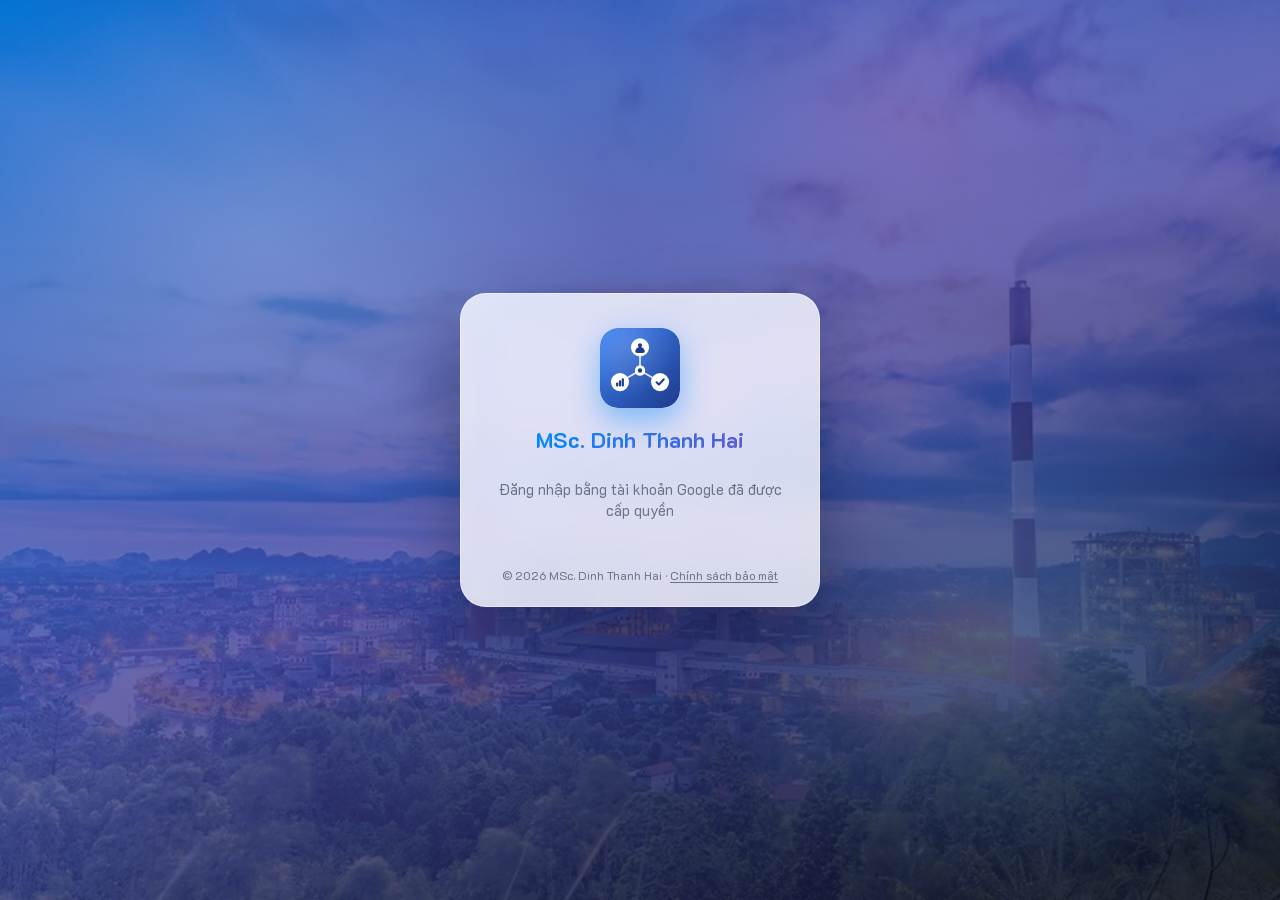
<file: index.html>
<!doctype html>
<html lang="vi">
<head>
<meta charset="utf-8">
<meta name="viewport" content="width=device-width, initial-scale=1, viewport-fit=cover">
<meta name="theme-color" content="#0089ff">
<meta name="apple-mobile-web-app-capable" content="yes">
<meta name="mobile-web-app-capable" content="yes">
<meta name="apple-mobile-web-app-status-bar-style" content="black-translucent">
<meta name="apple-mobile-web-app-title" content="DTH">
<title>MSc. Dinh Thanh Hai</title>
<link rel="manifest" href="manifest.webmanifest">
<link rel="icon" href="icons/favicon.ico" sizes="16x16 32x32 48x48">
<link rel="icon" href="icons/icon.svg" type="image/svg+xml">
<link rel="apple-touch-icon" href="icons/apple-touch-icon.png">
<link rel="stylesheet" href="css/app.css?v=0.17.4">
<script>try { var t = localStorage.getItem('pwa-theme'); if (t) document.documentElement.dataset.theme = t; } catch (e) {}</script>
</head>
<body>
<header class="top">
  <button id="menuBtn" class="ibtn" aria-label="Menu"></button>
  <button id="back" class="ibtn" hidden aria-label="Quay lại">‹</button>
  <a href="#/" id="logo"><img src="icons/icon.svg" alt="Trang chủ" width="34" height="34"></a>
  <div id="title" class="ttl">…</div>
  <span class="demo-pill" title="Dữ liệu giả, chỉ lưu trong trình duyệt này">DEMO</span>
  <button id="update" class="ibtn" title="Làm mới dữ liệu" aria-label="Làm mới dữ liệu"></button>
  <button id="lock" class="ibtn" hidden></button>
  <button id="menu" class="avatar" title="Cài đặt"><span id="avatar">?</span></button>
</header>
<div id="syncbar" class="syncbar" hidden></div>
<div id="hero" hidden></div>
<main id="view"></main>
<footer id="foot" class="foot"></footer>
<nav id="bnav" class="bnav"></nav>
<div id="mp" class="mp" hidden></div>
<aside id="drawer" class="drawer" aria-label="Menu"></aside>
<div id="scrim" class="scrim"></div>

<div id="login" class="login" hidden>
  <div class="login-box">
    <img src="icons/icon.svg" alt="" width="80" height="80">
    <h1 id="appname"></h1>
    <p class="muted">Đăng nhập bằng tài khoản Google đã được cấp quyền</p>
    <div id="gbtn"></div>
    <p id="lfoot" class="lfoot"></p>
  </div>
</div>

<script src="js/config.js?v=0.17.4"></script>
<script src="js/util.js?v=0.17.4"></script>
<script src="js/icons.js?v=0.17.4"></script>
<script src="js/perm.js?v=0.17.4"></script>
<script src="js/vault.js?v=0.17.4"></script>
<script src="js/schema.js?v=0.17.4"></script>
<script src="js/api.js?v=0.17.4"></script>
<script src="js/mock.js?v=0.17.4"></script>
<script src="js/store.js?v=0.17.4"></script>
<script src="js/outbox.js?v=0.17.4"></script>
<script src="js/grid.js?v=0.17.4"></script>
<script src="js/views.js?v=0.17.4"></script>
<script src="js/transgrid.js?v=0.17.4"></script>
<script src="js/cal.js?v=0.17.4"></script>
<script src="js/dash.js?v=0.17.4"></script>
<script src="js/admin.js?v=0.17.4"></script>
<script src="js/music.js?v=0.17.4"></script>
<script src="js/lock.js?v=0.17.4"></script>
<script src="js/fx.js?v=0.17.4"></script>
<script src="js/main.js?v=0.17.4"></script>
</body>
</html>
</file>
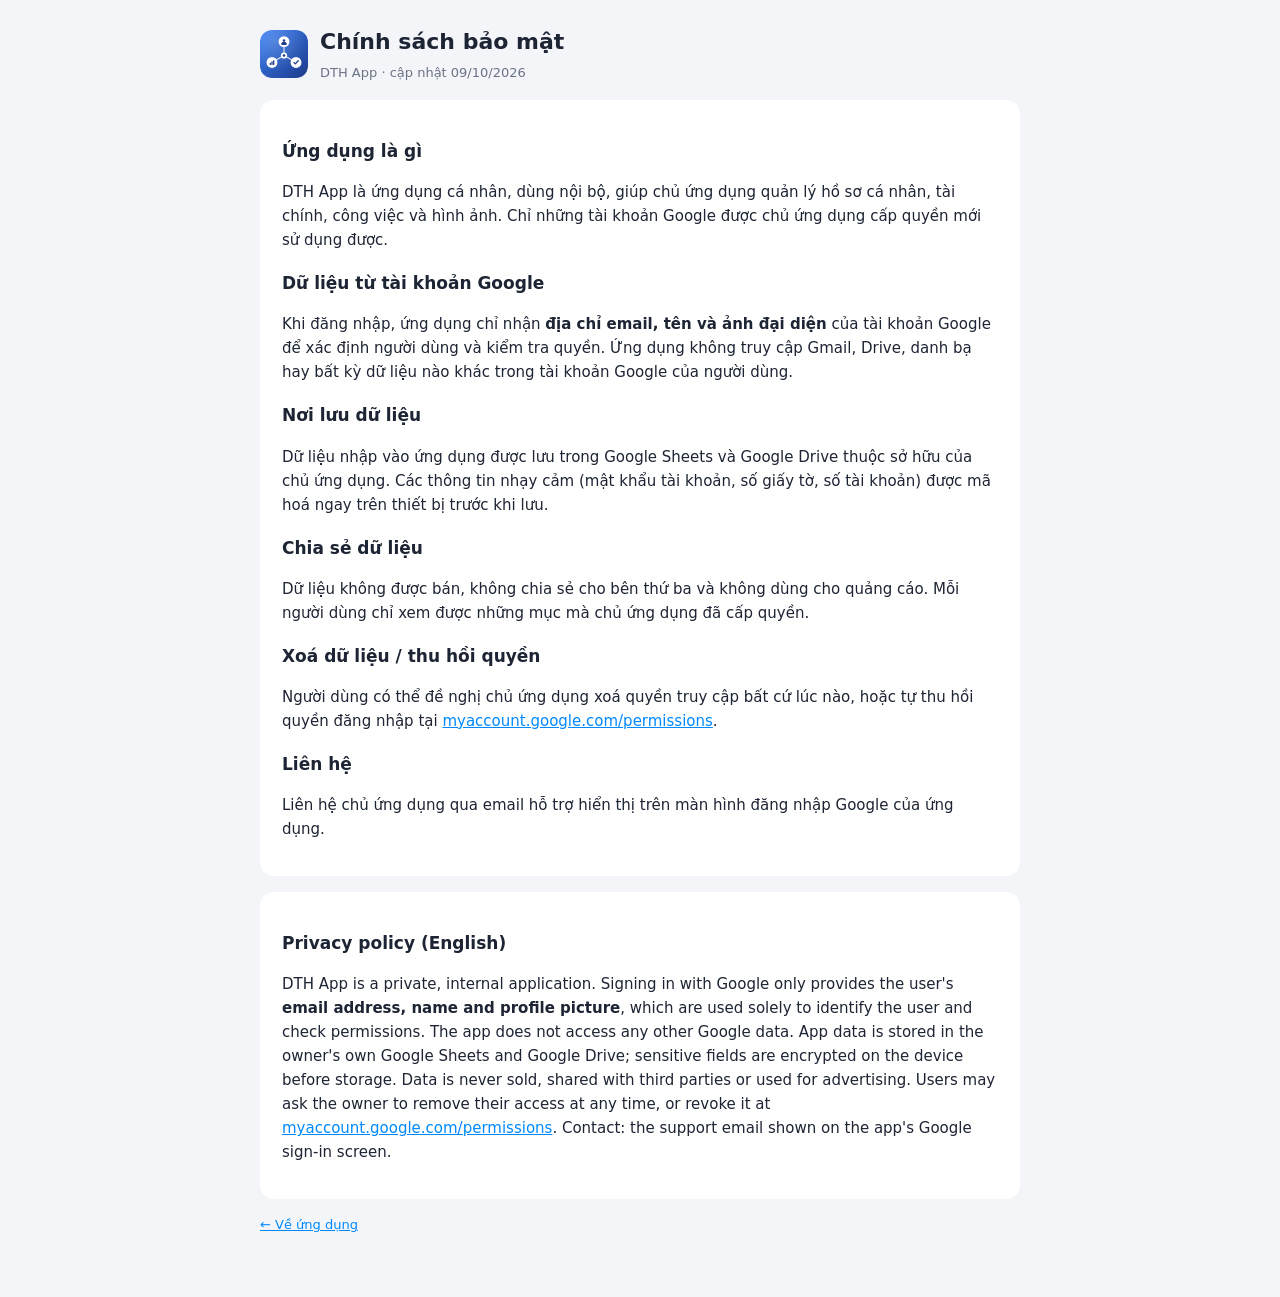
<file: privacy.html>
<!doctype html>
<html lang="vi">
<head>
<meta charset="utf-8">
<meta name="viewport" content="width=device-width, initial-scale=1">
<title>Chính sách bảo mật · DTH App</title>
<link rel="icon" href="icons/icon.svg" type="image/svg+xml">
<style>
  :root { --bg: #f3f5f9; --card: #fff; --text: #1d2433; --muted: #6b7385; --pri: #0089ff; }
  @media (prefers-color-scheme: dark) { :root { --bg: #0f131a; --card: #19202b; --text: #e6e9f0; --muted: #97a0b2; } }
  body { margin: 0; background: var(--bg); color: var(--text); font: 15px/1.6 system-ui, -apple-system, "Segoe UI", Roboto, sans-serif; }
  main { max-width: 760px; margin: 0 auto; padding: 24px 16px 48px; }
  .card { background: var(--card); border-radius: 14px; padding: 20px 22px; margin-bottom: 16px; }
  h1 { font-size: 22px; margin: 0 0 4px; } h2 { font-size: 17px; margin: 18px 0 6px; }
  .muted { color: var(--muted); font-size: 13px; } a { color: var(--pri); }
  header { display: flex; gap: 12px; align-items: center; margin-bottom: 16px; }
  header img { border-radius: 12px; }
</style>
</head>
<body>
<main>
  <header><img src="icons/icon.svg" width="48" height="48" alt=""><div><h1>Chính sách bảo mật</h1><div class="muted">DTH App · cập nhật 09/10/2026</div></div></header>

  <section class="card">
    <h2>Ứng dụng là gì</h2>
    <p>DTH App là ứng dụng cá nhân, dùng nội bộ, giúp chủ ứng dụng quản lý hồ sơ cá nhân, tài chính, công việc và hình ảnh.
      Chỉ những tài khoản Google được chủ ứng dụng cấp quyền mới sử dụng được.</p>
    <h2>Dữ liệu từ tài khoản Google</h2>
    <p>Khi đăng nhập, ứng dụng chỉ nhận <b>địa chỉ email, tên và ảnh đại diện</b> của tài khoản Google để xác định người dùng và kiểm tra quyền.
      Ứng dụng không truy cập Gmail, Drive, danh bạ hay bất kỳ dữ liệu nào khác trong tài khoản Google của người dùng.</p>
    <h2>Nơi lưu dữ liệu</h2>
    <p>Dữ liệu nhập vào ứng dụng được lưu trong Google Sheets và Google Drive thuộc sở hữu của chủ ứng dụng.
      Các thông tin nhạy cảm (mật khẩu tài khoản, số giấy tờ, số tài khoản) được mã hoá ngay trên thiết bị trước khi lưu.</p>
    <h2>Chia sẻ dữ liệu</h2>
    <p>Dữ liệu không được bán, không chia sẻ cho bên thứ ba và không dùng cho quảng cáo.
      Mỗi người dùng chỉ xem được những mục mà chủ ứng dụng đã cấp quyền.</p>
    <h2>Xoá dữ liệu / thu hồi quyền</h2>
    <p>Người dùng có thể đề nghị chủ ứng dụng xoá quyền truy cập bất cứ lúc nào, hoặc tự thu hồi quyền đăng nhập tại
      <a href="https://myaccount.google.com/permissions" rel="noopener">myaccount.google.com/permissions</a>.</p>
    <h2>Liên hệ</h2>
    <p>Liên hệ chủ ứng dụng qua email hỗ trợ hiển thị trên màn hình đăng nhập Google của ứng dụng.</p>
  </section>

  <section class="card">
    <h2>Privacy policy (English)</h2>
    <p>DTH App is a private, internal application. Signing in with Google only provides the user's <b>email address, name and profile picture</b>,
      which are used solely to identify the user and check permissions. The app does not access any other Google data.
      App data is stored in the owner's own Google Sheets and Google Drive; sensitive fields are encrypted on the device before storage.
      Data is never sold, shared with third parties or used for advertising. Users may ask the owner to remove their access at any time,
      or revoke it at <a href="https://myaccount.google.com/permissions" rel="noopener">myaccount.google.com/permissions</a>.
      Contact: the support email shown on the app's Google sign-in screen.</p>
  </section>
  <p class="muted"><a href="./">← Về ứng dụng</a></p>
</main>
</body>
</html>
</file>
<file: css/app.css>
/* Giao diện app — đổi màu chủ đạo ở js/config.js (primaryColor) */
:root {
  --pri: #0089ff; --bg: #f3f5f9; --card: #fff; --text: #1d2433; --muted: #6b7385; --line: #e2e6ee;
  --ok: #18945a; --bad: #d63a3a; --warn: #c97f00; --info: #0a6ccf; --hover: #f0f4fb;
  --c1: #0089ff; --c2: #16a892; --c3: #f0a216; --c4: #e0526c; --c5: #8a63d2; --c6: #56a3d9;
  --r: 12px; --shadow: 0 1px 3px rgba(20, 30, 50, .08);
  --pri2: #5b5bd6;   /* màu thứ 2 của dải màu thanh trên */
  /* Màu từng nhóm trên trang chủ */
  --g0: #3b82f6; --g1: #8b5cf6; --g2: #0d9488; --g3: #16a34a; --g4: #ea8a0c; --g5: #db2777; --g6: #64748b; --g7: #6366f1; --g8: #0891b2;
  --s1: #2a78d6; --s2: #eb6834; --s3: #1baf7a;   /* màu series biểu đồ (đã kiểm tra chuẩn mù màu) */
  color-scheme: light;
}
/* Giao diện tối: theo máy (mặc định) hoặc chọn tay trong Cài đặt (data-theme trên <html>) */
@media (prefers-color-scheme: dark) {
  :root:not([data-theme="light"]) { --bg: #0f131a; --card: #19202b; --text: #e6e9f0; --muted: #97a0b2; --line: #2a3242; --hover: #212a38;
    --ok: #3cc480; --bad: #ff6b6b; --warn: #f0b13a; --info: #5aa8ff; color-scheme: dark;
    --g0: #60a5fa; --g1: #a78bfa; --g2: #2dd4bf; --g3: #4ade80; --g4: #fbbf24; --g5: #f472b6; --g6: #94a3b8; --g7: #818cf8; --g8: #22d3ee;
    --s1: #3987e5; --s2: #d95926; --s3: #199e70; }
}
:root[data-theme="dark"] { --bg: #0f131a; --card: #19202b; --text: #e6e9f0; --muted: #97a0b2; --line: #2a3242; --hover: #212a38;
  --ok: #3cc480; --bad: #ff6b6b; --warn: #f0b13a; --info: #5aa8ff; color-scheme: dark;
  --g0: #60a5fa; --g1: #a78bfa; --g2: #2dd4bf; --g3: #4ade80; --g4: #fbbf24; --g5: #f472b6; --g6: #94a3b8; --g7: #818cf8; --g8: #22d3ee;
  --s1: #3987e5; --s2: #d95926; --s3: #199e70; }
/* Chọn "Sáng": cấm trình duyệt tự làm tối trang (Chrome Android "Làm tối trang web", Samsung Internet…) */
:root[data-theme="light"] { color-scheme: only light; }
.ico { width: 20px; height: 20px; flex: none; display: block; }
.ico.sm { width: 16px; height: 16px; display: inline-block; vertical-align: -3px; }
* { box-sizing: border-box; }
html, body { margin: 0; overscroll-behavior-y: contain; }   /* tắt "kéo xuống để tải lại" của trình duyệt điện thoại (dùng nút ⟳ làm mới dữ liệu) */
body { font: 15px/1.45 var(--font, system-ui, -apple-system, "Segoe UI", Roboto, sans-serif); background: var(--bg); color: var(--text);
  -webkit-tap-highlight-color: transparent; min-height: 100vh; }
a { color: var(--pri); text-decoration: none; }
h2, h3 { margin: 0 0 8px; }
[hidden] { display: none !important; }

/* ---- Thanh trên ---- */
.top { position: sticky; top: 0; z-index: 20; display: flex; align-items: center; gap: 8px; color: #fff;
  background: linear-gradient(90deg, var(--pri), var(--pri2));
  padding: calc(8px + env(safe-area-inset-top)) 12px 8px; box-shadow: 0 2px 6px rgba(0,0,0,.15); }
.top.flat { box-shadow: none; }
.top #logo img { display: block; border-radius: 9px; background: #fff2; }
.ttl { flex: 1; font-weight: 600; font-size: 17px; white-space: nowrap; overflow: hidden; text-overflow: ellipsis; }
.ibtn { background: none; border: 0; color: #fff; font-size: 22px; min-width: 38px; height: 38px; border-radius: 10px; cursor: pointer; }
.ibtn:hover { background: #ffffff22; }
#back { font-size: 32px; line-height: 1; }
.upd { animation: pulse 1.5s infinite; }
@keyframes pulse { 50% { opacity: .4; } }
/* Nút ⟳ trên thanh tiêu đề: làm mới dữ liệu (quay khi đang tải); chấm vàng = có phiên bản app mới */
#update { position: relative; }
#update .ico { display: block; width: 21px; height: 21px; margin: auto; }
#update.busy .ico { animation: spin .9s linear infinite; }
#update.upd { animation: none; }
#update.upd::after { content: ""; position: absolute; top: 6px; right: 6px; width: 9px; height: 9px; border-radius: 50%; background: #ffd54a; box-shadow: 0 0 0 2px #2b7cf0; }
.avatar { width: 36px; height: 36px; border-radius: 50%; border: 2px solid #ffffffaa; background: #ffffff33; color: #fff; font-weight: 700; cursor: pointer; }
.demo-pill { display: none; font-size: 11px; font-weight: 800; letter-spacing: .5px; background: #ffd54a; color: #5a4300; border-radius: 6px; padding: 2px 7px; }
.is-demo .demo-pill { display: inline-block; }

main { max-width: 1040px; margin: 0 auto; padding: 12px 12px 20px; overflow-x: clip;   /* chặn nội dung lỡ tràn ngang (điện thoại sẽ thu nhỏ cả trang) */
  /* trang ngắn: chân trang vẫn nằm sát đáy màn hình — main.js đo thật chiều cao thanh trên / vùng chào / chân trang (đã gồm chỗ chừa
     cho thanh điều hướng, nút + nổi trên điện thoại) → không còn số cố định phải sửa tay mỗi lần đổi chân trang */
  min-height: calc(100vh - var(--top-h, 54px) - var(--hero-h, 0px) - var(--foot-h, 40px));
  min-height: calc(100dvh - var(--top-h, 54px) - var(--hero-h, 0px) - var(--foot-h, 40px)); }

/* ---- Chân trang: bản quyền ---- */
.foot { max-width: 1040px; margin: 8px auto 0; padding: 0 12px calc(18px + env(safe-area-inset-bottom)); }
.foot-in { display: flex; flex-wrap: wrap; justify-content: center; gap: 2px 14px; padding-top: 14px; border-top: 1px solid var(--line);
  font-size: 12px; line-height: 1.5; color: var(--muted); text-align: center; }
.foot a, .lfoot a { color: inherit; text-decoration: underline; text-underline-offset: 2px; }
.foot a:hover, .lfoot a:hover { color: var(--pri); }
.lfoot { margin: 14px 0 0; font-size: 12px; color: var(--muted); }
/* Chân trang gọn như app Phòng TCXL (trước: chừa ~42 px trên chữ, ~18 px dưới) */
@media (min-width: 760px) {
  main { padding-bottom: 10px; }
  .foot { margin-top: 0; padding-bottom: calc(8px + env(safe-area-inset-bottom)); }
  .foot-in { padding-top: 10px; }
}
@media (max-width: 759px) {
  .foot-in { flex-direction: column; }
  .foot { padding-bottom: calc(84px + env(safe-area-inset-bottom)); }   /* chừa chỗ thanh điều hướng / nút Lưu */
  body:has(.fab) .foot { padding-bottom: calc(150px + env(safe-area-inset-bottom)); }   /* và nút + nổi */
}

/* ---- Trang chủ: vùng chào ---- */
#hero { background: linear-gradient(90deg, var(--pri), var(--pri2)); color: #fff; }
.hero-in { max-width: 1040px; margin: 0 auto; padding: 4px 16px 22px; }
/* Trang chủ: ảnh nhà máy bên phải, mờ dần vào nền màu; nền chuyển xanh → tím → xanh đậm cho hợp trời chiều trong ảnh */
#hero:has(.hero-img) { position: relative; overflow: hidden; background: linear-gradient(110deg, var(--pri) 0%, var(--pri2) 62%, color-mix(in srgb, var(--pri2) 40%, #0b1030) 100%); }
.hero-img { position: absolute; top: 0; bottom: 0; right: 0; width: 64%; pointer-events: none;
  background: url(../img/hero-nha-may.webp) 50% 74% / cover;
  -webkit-mask-image: linear-gradient(90deg, transparent 0%, #000 34%); mask-image: linear-gradient(90deg, transparent 0%, #000 34%); }
#hero:has(.hero-img) .hero-in { position: relative; z-index: 1; padding-top: 16px; padding-bottom: 24px; }
/* Ảnh đầu trang tràn lên dưới thanh tiêu đề: thanh trong suốt khi đang ở đầu trang chủ, cuộn xuống thì hiện lại nền màu
   (main.js thêm .solid khi cuộn) → chữ trên thanh luôn đọc được. Lớp tối mỏng phía trên ảnh cho chữ trắng nổi trên nền trời sáng. */
body:has(#hero:not([hidden]) .hero-img) #hero { margin-top: calc(-1 * var(--top-h, 54px)); padding-top: var(--top-h, 54px); }
body:has(#hero:not([hidden]) .hero-img) .top:not(.solid) { background: transparent; box-shadow: none; }
#hero:has(.hero-img)::after { content: ""; position: absolute; left: 0; right: 0; top: 0; height: calc(var(--top-h, 54px) + 28px); pointer-events: none;
  background: linear-gradient(180deg, rgba(8, 20, 52, .45), rgba(8, 20, 52, 0)); }
#hero:has(.hero-img) .hero-in.with-kpi { padding-bottom: 72px; }
.hsub { margin: -10px 0 0; font-size: 14.5px; opacity: .92; max-width: 560px; }
/* Trang chủ: chọn khoảng thời gian trên nền ảnh (ô trong suốt chữ trắng) */
.hrange { margin-top: 12px; }
.hrange .tsel { background: rgba(255, 255, 255, .16); border-color: rgba(255, 255, 255, .32); color: #fff; }
.hrange .tsel .ico { color: #fff; }
.hrange .tsel select { color: #fff; }
.hrange .tsel select option { color: var(--text); background: var(--card); }
.hrange .trng { color: rgba(255, 255, 255, .85); }
.hrg { font-size: 12px; font-weight: 600; padding: 1px 8px; border-radius: 99px; color: var(--pri); background: color-mix(in srgb, var(--pri) 12%, transparent); }
@media (max-width: 759px) {   /* điện thoại: ảnh phủ cả khung, lớp màu bên trái cho chữ dễ đọc */
  .hero-img { width: 100%; -webkit-mask-image: none; mask-image: none;
    background: linear-gradient(90deg, color-mix(in srgb, color-mix(in srgb, var(--pri) 78%, #000) 90%, transparent) 0%, color-mix(in srgb, color-mix(in srgb, var(--pri2) 85%, #000) 62%, transparent) 55%, color-mix(in srgb, color-mix(in srgb, var(--pri2) 45%, #000) 20%, transparent) 100%), url(../img/hero-nha-may.webp) 74% 64% / cover; }
  #hero:has(.hero-img) .hero-in { padding-top: 10px; }
  #hero:has(.hero-img) .hero-in.with-kpi { padding-bottom: 64px; }
  .hsub { font-size: 13.5px; }
}
.hero-in.with-kpi { padding-bottom: 60px; }
/* Giao diện tối: ảnh đầu trang tối bớt */
:root[data-theme="dark"] .hero-img { filter: brightness(.82); }
@media (prefers-color-scheme: dark) { :root:not([data-theme="light"]) .hero-img { filter: brightness(.82); } }
.hday { font-size: 13.5px; opacity: .85; }
.hhello { font-size: 24px; line-height: 1.25; margin: 2px 0 14px; font-weight: 750; letter-spacing: -.2px; }
.hsearch { display: flex; align-items: center; gap: 8px; max-width: 520px; padding: 0 12px; border-radius: 12px;
  background: rgba(255, 255, 255, .16); border: 1px solid rgba(255, 255, 255, .28); cursor: text; }
.hsearch:focus-within { background: rgba(255, 255, 255, .26); }
.hsearch .ico { opacity: .9; }
.hsearch input { background: transparent; border: 0; color: #fff; min-height: 44px; padding: 0; outline: none; }
.hsearch input:focus { outline: none; box-shadow: none; }   /* bỏ viền focus chung (input:focus) — khung .hsearch đã sáng lên khi đang gõ */
.hsearch input::placeholder { color: rgba(255, 255, 255, .78); }
.hsearch input::-webkit-search-cancel-button { filter: invert(1); }

/* ---- Trang chủ: số liệu trong ngày ---- */
.kpi-row { position: relative; margin-top: -48px; display: grid; grid-template-columns: repeat(4, minmax(0, 1fr)); gap: 10px; }
@media (max-width: 640px) { .kpi-row { grid-template-columns: 1fr 1fr; } }
.kcard { display: grid; grid-template-columns: auto 1fr; align-items: center; column-gap: 10px; row-gap: 4px; padding: 12px 14px; border-radius: 16px; color: var(--text);
  background: var(--card); border: 1px solid var(--line); box-shadow: 0 8px 22px rgba(15, 23, 42, .12); transition: transform .12s; }
.kcard:hover { transform: translateY(-2px); }
.kic { width: 32px; height: 32px; border-radius: 10px; display: grid; place-items: center;
  background: color-mix(in srgb, var(--pri) 14%, transparent); color: var(--pri); }
.kic .ico { width: 18px; height: 18px; }
.kn { font-size: 26px; font-weight: 800; line-height: 1.15; font-variant-numeric: tabular-nums; min-height: 30px; }
.kl { grid-column: 1 / -1; font-size: 12.5px; color: var(--muted); line-height: 1.3; }
.kcard.warn .kic { background: color-mix(in srgb, var(--bad) 15%, transparent); color: var(--bad); }
.kcard.warn .kn { color: var(--bad); }
.kcard.good .kic { background: color-mix(in srgb, var(--ok) 15%, transparent); color: var(--ok); }
.skel { display: inline-block; width: 38px; height: 22px; border-radius: 6px; vertical-align: middle;
  background: linear-gradient(90deg, var(--line), var(--hover), var(--line)); background-size: 200% 100%; animation: shimmer 1.2s infinite linear; }
@keyframes shimmer { to { background-position: -200% 0; } }
.kpi-row.home { gap: 12px; margin-top: -54px; }
.kpi-row.home .kcard { grid-template-columns: auto minmax(0, 1fr); grid-template-areas: "ic l" "ic n"; column-gap: 12px; row-gap: 0; padding: 10px 14px; }
.kpi-row.home .kic { grid-area: ic; width: 40px; height: 40px; border-radius: 12px; background: color-mix(in srgb, var(--kc) 14%, transparent); color: var(--kc); }
.kpi-row.home .kic .ico { width: 22px; height: 22px; }
.kpi-row.home .kl { grid-area: l; grid-column: auto; font-size: 13px; }
.kpi-row.home .kn { grid-area: n; }
/* Nhãn dài xuống 2 dòng cân nhau (không rớt 1 chữ); số của mọi ô thẳng hàng ở đáy dù nhãn 1 hay 2 dòng */
.kpi-row.home .kcard { grid-template-rows: 1fr auto; }
.kpi-row.home .kl { align-self: end; text-wrap: balance; }
@media (max-width: 640px) { .kpi-row.home { gap: 10px; margin-top: -48px; } .kpi-row.home .kcard { column-gap: 10px; padding: 12px; } .kpi-row.home .kic { width: 36px; height: 36px; } }

/* ---- Trang chủ: thêm nhanh ---- */
.quick { display: flex; align-items: center; gap: 8px; overflow-x: auto; margin: 14px 0 0; padding: 2px 0 4px; scrollbar-width: none; }
.quick::-webkit-scrollbar { display: none; }
.qt { color: var(--muted); font-size: 13px; white-space: nowrap; margin-right: 2px; }
.qbtn { display: inline-flex; align-items: center; gap: 6px; padding: 7px 13px 7px 10px; border-radius: 999px; white-space: nowrap;
  background: var(--card); border: 1px solid var(--line); color: var(--text); font-weight: 600; font-size: 13.5px; }
.qbtn:hover { border-color: var(--pri); }
.qbtn .ico { width: 16px; height: 16px; color: var(--pri); }

/* ---- Biểu tượng nhóm / số đếm dùng chung ---- */
.gic { width: 28px; height: 28px; border-radius: 9px; display: grid; place-items: center;
  background: color-mix(in srgb, var(--gc) 18%, transparent); color: var(--gc); }
.gic .ico { width: 17px; height: 17px; }
.cnt { display: inline-block; min-width: 22px; padding: 0 7px; border-radius: 11px; background: var(--line); color: var(--muted); font-size: 12px; text-align: center; font-weight: 600; }
.tic { width: 40px; height: 40px; border-radius: 12px; display: grid; place-items: center; margin-bottom: 8px;
  background: color-mix(in srgb, var(--gc) 16%, transparent); color: var(--gc); }
.tic .ico { width: 22px; height: 22px; }
.pic { display: inline-flex; vertical-align: middle; }

/* ---- Trang chủ: Hay dùng + tab nhóm + ô gọn kiểu màn hình điện thoại ---- */
.hsec { margin: 22px 0 4px; }
.hsec-h { display: flex; align-items: baseline; gap: 10px; flex-wrap: wrap; margin: 0 2px 10px; }
.hsec-h h2 { margin: 0; font-size: 16px; display: inline-flex; align-items: center; gap: 6px; }
.hsec-h h2 .ico { color: var(--g4); }
.mgrid { display: grid; grid-template-columns: repeat(auto-fill, minmax(76px, 1fr)); gap: 4px; }
.mgrid .mg-empty { grid-column: 1 / -1; padding: 6px 2px; }   /* thông báo trải hết hàng, không bị bó trong 1 ô */
@media (min-width: 760px) { .mgrid { grid-template-columns: repeat(auto-fill, minmax(104px, 1fr)); gap: 8px; } }
.mt { display: grid; justify-items: center; align-content: start; gap: 6px; padding: 10px 4px 8px; border-radius: 14px; color: var(--text);
  text-align: center; transition: background .12s, transform .12s; }
.mt:hover { background: var(--card); transform: translateY(-1px); }
.mt-ic { width: 50px; height: 50px; border-radius: 15px; display: grid; place-items: center;
  background: color-mix(in srgb, var(--gc) 16%, var(--card)); color: var(--gc); border: 1px solid color-mix(in srgb, var(--gc) 22%, transparent); }
.mt-ic .ico { width: 26px; height: 26px; }
.mt-l { font-size: 12px; font-weight: 600; line-height: 1.25; display: -webkit-box; -webkit-line-clamp: 2; -webkit-box-orient: vertical; overflow: hidden; }
.gtabs { display: flex; gap: 6px; overflow-x: auto; padding: 2px 0 10px; scrollbar-width: none; }
.gtabs::-webkit-scrollbar { display: none; }
.gtab { flex: none; display: inline-flex; align-items: center; gap: 7px; padding: 6px 12px 6px 7px; border-radius: 999px; cursor: pointer;
  font: inherit; font-size: 13.5px; font-weight: 600; color: var(--text); background: var(--card); border: 1px solid var(--line); }
.gtab b { font-size: 11.5px; color: var(--muted); font-weight: 700; }
.gt-ic { width: 24px; height: 24px; border-radius: 8px; display: grid; place-items: center; color: var(--gc); background: color-mix(in srgb, var(--gc) 16%, transparent); }
.gt-ic .ico { width: 15px; height: 15px; }
.gtab.on { border-color: var(--gc); background: color-mix(in srgb, var(--gc) 12%, var(--card)); }
.gtab.on b { color: var(--gc); }

/* ---- Menu trượt (điện thoại/tablet) — cố định bên trái trên máy tính màn rộng ---- */
.drawer { position: fixed; top: 0; bottom: 0; left: 0; z-index: 45; width: min(300px, 86vw); display: flex; flex-direction: column;
  background: var(--card); border-right: 1px solid var(--line); transform: translateX(-102%); visibility: hidden;
  transition: transform .22s ease, visibility 0s linear .22s; padding-top: env(safe-area-inset-top); }
.dr-open .drawer { transform: none; visibility: visible; transition: transform .22s ease; box-shadow: 8px 0 30px rgba(0, 0, 0, .18); }
.scrim { position: fixed; inset: 0; z-index: 44; background: rgba(0, 0, 0, .45); opacity: 0; pointer-events: none; transition: opacity .2s; }
.dr-open .scrim { opacity: 1; pointer-events: auto; }
.dr-open { overflow: hidden; }
.dr-h { display: flex; align-items: center; gap: 10px; padding: 12px 12px 8px 16px; }
.dr-h img { border-radius: 8px; }
.dr-h b { flex: 1; min-width: 0; overflow: hidden; text-overflow: ellipsis; white-space: nowrap; }
.dr-x { width: 36px; height: 36px; border-radius: 10px; border: 0; background: var(--hover); color: var(--muted); cursor: pointer; display: grid; place-items: center; }
.dr-search { display: flex; align-items: center; gap: 8px; margin: 4px 12px 8px; padding: 0 10px; border-radius: 10px; background: var(--hover); border: 1px solid var(--line); }
.dr-search .ico { width: 17px; height: 17px; color: var(--muted); }
.dr-search input { border: 0; background: transparent; min-height: 38px; padding: 0; font-size: 14px; }
.dr-search input:focus { outline: none; box-shadow: none; }
.dr-nav { flex: 1; overflow-y: auto; padding: 0 8px 12px; }
.dr-g { margin-top: 4px; }
.dr-gh { display: flex; align-items: center; gap: 10px; width: 100%; padding: 7px 8px; border: 0; border-radius: 10px; background: none;
  color: var(--text); font: inherit; font-weight: 700; font-size: 14px; cursor: pointer; text-align: left; }
.dr-gl { flex: 1; }
.dr-ch { color: var(--muted); transform: rotate(90deg); transition: transform .2s; display: grid; }
.dr-ch .ico { width: 16px; height: 16px; }
.dr-g.closed .dr-ch { transform: rotate(0deg); }
.dr-g.closed .dr-items { display: none; }
.drawer.searching .dr-g .dr-items { display: block; }
.drawer.searching .dr-nav > .dr-i, .drawer.searching .dr-ch { display: none; }
.dr-i { display: flex; align-items: center; gap: 10px; padding: 8px 8px 8px 14px; margin: 1px 0; border-radius: 10px; color: var(--text); font-size: 14px; }
.dr-items .dr-i { padding-left: 46px; position: relative; }
/* Rê chuột qua mục menu: nền xám rõ hơn --hover (tự hợp cả nền sáng / tối); mục đang mở giữ màu chủ đạo, đậm thêm khi rê */
.dr-i:hover, .dr-gh:hover { background: color-mix(in srgb, var(--text) 10%, transparent); }
.dr-i.on { background: color-mix(in srgb, var(--pri) 13%, transparent); color: var(--pri); font-weight: 600; }
.dr-i.on:hover { background: color-mix(in srgb, var(--pri) 20%, transparent); }
.dr-ic { display: grid; color: var(--muted); }
.dr-items .dr-ic { position: absolute; left: 18px; color: var(--gc); }
.dr-i.on .dr-ic { color: var(--pri); }
.dr-f { border-top: 1px solid var(--line); padding: 8px 8px calc(8px + env(safe-area-inset-bottom)); }
#menuBtn .ico { width: 22px; height: 22px; margin: auto; }
@media (max-width: 759px) { #menuBtn { display: none; } }
@media (min-width: 1100px) {
  /* --nav-w = bề rộng menu trái đang chiếm (thu / mở menu: xem khối "Menu trái thu / mở" bên dưới) */
  .has-drawer { --nav-w: 264px; }
  .has-drawer .drawer { top: calc(54px + env(safe-area-inset-top)); transform: none; visibility: visible; transition: none; box-shadow: none; z-index: 15; padding-top: 0; width: 264px; }
  .has-drawer .dr-h, .has-drawer .scrim { display: none; }
  .has-drawer .dr-search { margin-top: 12px; }
  .has-drawer main, .has-drawer .foot { margin-left: calc(var(--nav-w) + max(0px, (100vw - var(--nav-w) - 1040px) / 2)); margin-right: auto; }
  .has-drawer #hero { padding-left: var(--nav-w); }
  .dr-open { overflow: auto; }

  /* ---- Menu trái thu / mở (như app Phòng TCXL): nút ☰ trên thanh trên; mặc định thu thành dải biểu tượng nền màu chủ đạo
     (nối liền thanh trên), rê chuột lên biểu tượng nhóm thì bung danh sách mục; bấm ☰ → menu đầy đủ, bấm lần nữa thu lại ---- */
  .nav-anim main, .nav-anim .foot { transition: margin-left .22s ease; }
  .nav-anim #hero { transition: padding-left .22s ease; }
  .nav-anim .drawer { transition: width .22s ease !important; }
  .nav-anim .drawer, .nav-anim .dr-nav { overflow: hidden; }   /* đang co / giãn: chữ không tràn, không xuống dòng */
  .nav-anim .dr-i, .nav-anim .dr-gh, .nav-anim .dr-search { white-space: nowrap; }
  .has-drawer.nav-mini { --nav-w: 68px; }
  .has-drawer.nav-mini .drawer { width: 68px; background: linear-gradient(180deg, var(--pri) 0%, var(--pri2) 100%); border-right-color: transparent; }
  .has-drawer.nav-mini .dr-search, .has-drawer.nav-mini .dr-gl, .has-drawer.nav-mini .dr-gh .cnt, .has-drawer.nav-mini .dr-ch,
  .has-drawer.nav-mini .dr-nav > .dr-i > span:not(.dr-ic), .has-drawer.nav-mini .dr-f .dr-i > span:not(.dr-ic) { display: none; }
  .has-drawer.nav-mini .dr-nav { overflow: visible; padding-top: 12px; }
  .has-drawer.nav-mini .dr-nav > .dr-i, .has-drawer.nav-mini .dr-f .dr-i { justify-content: center; padding: 10px 0; }
  .has-drawer.nav-mini .dr-gh { justify-content: center; padding: 7px 0; }
  .has-drawer.nav-mini .dr-nav > .dr-i, .has-drawer.nav-mini .dr-f .dr-i, .has-drawer.nav-mini .dr-nav > .dr-i .dr-ic, .has-drawer.nav-mini .dr-f .dr-ic { color: #fff; }
  .has-drawer.nav-mini .dr-gh .gic { background: rgba(255, 255, 255, .16); color: #fff; }
  .has-drawer.nav-mini .dr-nav > .dr-i:hover, .has-drawer.nav-mini .dr-gh:hover, .has-drawer.nav-mini .dr-f .dr-i:hover { background: rgba(255, 255, 255, .14); }
  .has-drawer.nav-mini .dr-nav > .dr-i.on, .has-drawer.nav-mini .dr-g:has(.dr-i.on) > .dr-gh { background: rgba(255, 255, 255, .22); }   /* mục / nhóm đang mở */
  .has-drawer.nav-mini .dr-g:has(.dr-i.on) .gic { background: #fff; color: var(--pri); }
  .has-drawer.nav-mini .dr-f { border-top-color: rgba(255, 255, 255, .18); }
  /* Danh sách mục bung ra cạnh biểu tượng nhóm (thẻ nổi, nền thường) */
  .has-drawer.nav-mini .dr-g { position: relative; }
  .has-drawer.nav-mini .dr-g .dr-items { display: none; position: absolute; left: calc(100% + 2px); top: -6px; z-index: 30; min-width: 230px; padding: 6px;
    background: var(--card); border: 1px solid var(--line); border-radius: 12px; box-shadow: 0 12px 32px rgba(0, 0, 0, .22); }
  .has-drawer.nav-mini .dr-g .dr-items::before { content: attr(data-l); display: block; padding: 6px 10px 8px; font-weight: 700; font-size: 13px; color: var(--muted); }
  .has-drawer.nav-mini .dr-g .dr-items::after { content: ""; position: absolute; left: -12px; top: 0; bottom: 0; width: 12px; }   /* cầu nối: rê chuột sang không bị tắt */
  .has-drawer.nav-mini .dr-g:hover .dr-items, .has-drawer.nav-mini .dr-g:focus-within .dr-items { display: block; }
  .has-drawer.nav-mini .dr-g.fly-off .dr-items { display: none; }   /* vừa chọn mục: cất danh sách tới khi chuột rời nhóm (main.js) */
}

/* ---- Thanh điều hướng dưới (điện thoại) ---- */
.bnav { position: fixed; left: 0; right: 0; bottom: 0; z-index: 30; display: none; gap: 4px;
  padding: 6px 8px calc(6px + env(safe-area-inset-bottom)); border-top: 1px solid var(--line);
  background: color-mix(in srgb, var(--card) 90%, transparent); backdrop-filter: blur(12px); -webkit-backdrop-filter: blur(12px); }
@media (max-width: 759px) {
  .has-bnav .bnav:not([hidden]) { display: flex; }
  .has-bnav .toast { bottom: calc(80px + env(safe-area-inset-bottom)); }
}
.bnav a { flex: 1; display: flex; flex-direction: column; align-items: center; gap: 2px; padding: 5px 0; border-radius: 10px;
  font-size: 11.5px; color: var(--muted); }
.bnav a .ico { width: 22px; height: 22px; }
.bnav a.on { color: var(--pri); font-weight: 650; }
.bnav a.on .ico { stroke-width: 2.2; }

/* ---- Danh sách: thanh tìm / sắp xếp / thêm ---- */
.lbar { position: sticky; top: calc(54px + env(safe-area-inset-top)); z-index: 6; display: flex; gap: 8px; align-items: center;
  margin: -12px -12px 0; padding: 10px 12px 8px; background: var(--bg); }
.lsearch { flex: 1; min-width: 0; display: flex; align-items: center; gap: 8px; padding: 0 12px; border-radius: 12px;
  background: var(--card); border: 1px solid var(--line); cursor: text; }
.lsearch:focus-within { border-color: var(--pri); box-shadow: 0 0 0 3px color-mix(in srgb, var(--pri) 18%, transparent); }
.lsearch .ico { color: var(--muted); width: 18px; height: 18px; }
.lsearch input { border: 0; background: transparent; padding: 0; min-height: 42px; outline: none; }
.lsearch input:focus { outline: none; box-shadow: none; }
.lsort { width: auto; flex: none; min-height: 44px; padding: 0 10px; border-radius: 12px; font-size: 13.5px; }
.ladd .ico { width: 18px; height: 18px; }
@media (max-width: 759px) { .lbar .ladd { display: none; } }
.chips-row { display: flex; gap: 6px; overflow-x: auto; padding: 2px 0 10px; scrollbar-width: none; }
.chips-row::-webkit-scrollbar { display: none; }
.chip2 { flex: none; display: inline-flex; align-items: center; gap: 6px; padding: 6px 12px; border-radius: 999px; cursor: pointer;
  font: inherit; font-size: 13.5px; font-weight: 600; color: var(--text); background: var(--card); border: 1px solid var(--line); }
.chip2 b { font-weight: 700; font-size: 12px; color: var(--muted); }
.chip2.on { background: var(--pri); border-color: var(--pri); color: #fff; }
.chip2.on b { color: rgba(255, 255, 255, .85); }
/* Bộ lọc thời gian + dòng tổng của danh sách */
.lfil { display: flex; flex-wrap: wrap; align-items: center; gap: 8px; padding: 2px 0 10px; }
.tsel { display: inline-flex; align-items: center; gap: 6px; padding: 0 4px 0 10px; border-radius: 999px; background: var(--card); border: 1px solid var(--line); }
.tsel .ico { width: 16px; height: 16px; color: var(--pri); flex: none; }
.tsel select { border: 0; background: transparent; min-height: 34px; padding: 0 6px 0 0; font-size: 13.5px; font-weight: 600; width: auto; }
.tsel select:focus, .tsel select:focus-visible { outline: none; }
.tsel:focus-within { border-color: var(--pri); }
.trng { display: inline-flex; align-items: center; gap: 6px; color: var(--muted); }
.trng .dinp { flex: none; width: 138px; }
.trng .dtxt { min-height: 34px; padding: 4px 36px 4px 10px; font-size: 13.5px; }
.trng .dbtn, .trng .dnat { width: 30px; height: 30px; }
/* Ô ngày dd/mm/yyyy: ô chữ + biểu tượng lịch; ô ngày gốc trong suốt nằm đè lên biểu tượng để mở bảng chọn */
.dinp { position: relative; display: block; flex: 1; min-width: 0; }
.dinp .dtxt { padding-right: 44px; font-variant-numeric: tabular-nums; }
.dinp .dbtn { position: absolute; right: 5px; top: 50%; transform: translateY(-50%); width: 34px; height: 34px; border-radius: 8px;
  display: grid; place-items: center; color: var(--pri); pointer-events: none; }
.dinp .dbtn .ico { width: 18px; height: 18px; }
.dinp .dnat { position: absolute; right: 5px; top: 50%; transform: translateY(-50%); width: 34px; height: 34px; min-height: 0; padding: 0;
  border: 0; opacity: 0; cursor: pointer; }
.dinp .dnat::-webkit-calendar-picker-indicator { position: absolute; inset: 0; width: 100%; height: 100%; margin: 0; cursor: pointer; }
.dinp .dtxt:disabled ~ .dbtn { opacity: .35; }
.dinp .dnat:disabled { cursor: default; }
.dinp.bad .dtxt { border-color: var(--bad); }
.lsum { display: flex; align-items: flex-start; gap: 8px; margin: -2px 0 10px; padding: 9px 12px; border-radius: 12px; font-size: 13.5px;
  background: color-mix(in srgb, var(--pri) 8%, var(--card)); border: 1px solid color-mix(in srgb, var(--pri) 22%, var(--line)); }
.lsum .ico { width: 16px; height: 16px; color: var(--pri); flex: none; margin-top: 2px; }
.lsum b { color: var(--text); }
.lsum b.pos { color: var(--ok); } .lsum b.neg { color: var(--bad); }
.lgrp > summary .gsub { margin-left: 6px; font-size: 12px; font-weight: 500; color: var(--muted); }
.fab { display: none; position: fixed; right: 16px; bottom: calc(84px + env(safe-area-inset-bottom)); z-index: 25; width: 56px; height: 56px;
  border-radius: 18px; place-items: center; color: #fff; background: linear-gradient(135deg, var(--pri), var(--pri2));
  box-shadow: 0 10px 24px color-mix(in srgb, var(--pri) 40%, transparent); }
.fab .ico { width: 26px; height: 26px; stroke-width: 2.2; }
@media (max-width: 759px) { .fab { display: grid; } }
.lempty { display: grid; justify-items: center; gap: 10px; padding: 40px 12px; color: var(--muted); text-align: center; }
.lempty .tic { width: 52px; height: 52px; border-radius: 16px; }
.lempty .tic .ico { width: 26px; height: 26px; }

/* ---- Danh sách ---- */
.toolbar { display: flex; gap: 8px; align-items: center; margin-bottom: 10px; flex-wrap: wrap; }
.toolbar > div:first-child { flex: 1; }
.search { flex: 1; min-width: 160px; }
.count { margin: 0 2px 6px; }
.rows, .lgrp, .card { background: var(--card); border-radius: var(--r); box-shadow: var(--shadow); border: 1px solid var(--line); }
.rows { overflow: hidden; }
.lgrp { margin-bottom: 10px; overflow: hidden; }
.lgrp > summary { padding: 10px 14px; font-weight: 600; cursor: pointer; background: var(--hover); list-style: none; }
.lgrp > summary::-webkit-details-marker { display: none; }
.lgrp > summary::before { content: '▾ '; color: var(--muted); }
.lgrp:not([open]) > summary::before { content: '▸ '; }
.row { display: flex; align-items: center; gap: 12px; padding: 10px 14px; color: var(--text); border-top: 1px solid var(--line); }
.rows > .row:first-child, .card > .row:first-of-type { border-top: 0; }
.row:hover { background: var(--hover); }
.row-main { flex: 1; min-width: 0; }
.row-title { font-weight: 600; overflow: hidden; text-overflow: ellipsis; display: -webkit-box; -webkit-line-clamp: 2; -webkit-box-orient: vertical; }
.row-sub { color: var(--muted); font-size: 13px; white-space: nowrap; overflow: hidden; text-overflow: ellipsis; }
.row-meta { display: flex; flex-wrap: wrap; gap: 2px 12px; font-size: 12.5px; color: var(--muted); margin-top: 2px; }
.row-meta i { font-style: normal; opacity: .75; }
.row-meta i::after { content: ':'; }
img.th, .noimg.th { width: 48px; height: 48px; border-radius: 12px; object-fit: cover; background: var(--line); flex: none; }
.noimg { display: inline-flex; align-items: center; justify-content: center; font-size: 22px; background: var(--line); border-radius: 8px; color: var(--muted); }
.noimg .ico { width: 40%; height: 40%; }
/* Biểu tượng / chữ cái đầu ở đầu dòng */
.lead { flex: none; width: 44px; height: 44px; border-radius: 12px; display: grid; place-items: center;
  background: color-mix(in srgb, var(--gc) 15%, transparent); color: var(--gc); }
.lead .ico { width: 21px; height: 21px; }
.lead.av { border-radius: 50%; font-weight: 800; font-size: 15px; letter-spacing: .3px; }
.lead.tx { font-weight: 800; font-size: 13.5px; letter-spacing: .2px; }
/* Vạch màu bên trái theo tình trạng */
.row[data-tone] { box-shadow: inset 3px 0 0 var(--tone, transparent); }
.row[data-tone="bad"] { --tone: var(--bad); }
.row[data-tone="warn"] { --tone: var(--warn); }
.row[data-tone="ok"] { --tone: var(--ok); }
.row[data-tone="info"] { --tone: var(--info); }

.badge { display: inline-block; padding: 2px 9px; border-radius: 20px; font-size: 12px; font-weight: 600; white-space: nowrap; background: var(--line); color: var(--muted); flex: none; }
.badge.ok { background: color-mix(in srgb, var(--ok) 15%, transparent); color: var(--ok); }
.badge.bad { background: color-mix(in srgb, var(--bad) 15%, transparent); color: var(--bad); }
.badge.warn { background: color-mix(in srgb, var(--warn) 18%, transparent); color: var(--warn); }
.badge.info { background: color-mix(in srgb, var(--info) 15%, transparent); color: var(--info); }

.gallery { display: grid; grid-template-columns: repeat(auto-fill, minmax(120px, 1fr)); gap: 6px; }
.ph { position: relative; aspect-ratio: 1; border-radius: 10px; overflow: hidden; background: var(--line); display: block; }
.ph img, .ph .noimg { width: 100%; height: 100%; object-fit: cover; border-radius: 0; }
.ph .cap { position: absolute; left: 0; right: 0; bottom: 0; padding: 14px 6px 4px; font-size: 12px; color: #fff; background: linear-gradient(transparent, #000a);
  white-space: nowrap; overflow: hidden; text-overflow: ellipsis; }

/* ---- Chi tiết ---- */
.card { padding: 14px; margin-bottom: 12px; }
.card h3 { font-size: 15px; }
.dtitle { font-size: 19px; display: flex; gap: 8px; align-items: center; flex-wrap: wrap; }
.dimgs { display: flex; gap: 10px; overflow-x: auto; margin-bottom: 12px; }
.dimgs figure { margin: 0; text-align: center; flex: none; }
.dimgs img.big, .dimgs .noimg.big { height: 180px; max-width: 280px; object-fit: cover; border-radius: 10px; cursor: zoom-in; background: var(--line); display: block; }
.dimgs .noimg.big { width: 180px; }
figcaption { font-size: 12px; color: var(--muted); margin-top: 4px; }
dl { display: grid; grid-template-columns: minmax(120px, 34%) 1fr; gap: 8px 14px; margin: 0; }
dt { color: var(--muted); font-size: 13.5px; }
dd { margin: 0; word-break: break-word; display: flex; flex-wrap: wrap; align-items: center; gap: 6px; }
@media (max-width: 520px) { dl { grid-template-columns: 1fr; gap: 2px; } dd { margin-bottom: 8px; } }
.secret { font-family: ui-monospace, Consolas, monospace; letter-spacing: 1px; }

/* ---- Chi tiết: phần đầu ---- */
.dhero { padding: 16px; border-radius: 18px; }
.dh-top { display: flex; gap: 14px; align-items: flex-start; }
.lead.big { width: 56px; height: 56px; border-radius: 16px; }
.lead.big .ico { width: 26px; height: 26px; }
.lead.big.tx { font-size: 16px; }
.lead.big.av { border-radius: 50%; font-size: 19px; }
.dh-main { flex: 1; min-width: 0; display: grid; gap: 4px; justify-items: start; }
.dhero .dtitle { font-size: 20px; line-height: 1.25; margin: 0; word-break: break-word; }
.dsub { color: var(--muted); font-size: 14px; }
.dh-act { display: flex; gap: 6px; flex: none; }
.ibtn2 { width: 40px; height: 40px; border-radius: 12px; display: grid; place-items: center; cursor: pointer;
  background: color-mix(in srgb, var(--pri) 12%, transparent); color: var(--pri); border: 0; }
.ibtn2.danger { background: color-mix(in srgb, var(--bad) 12%, transparent); color: var(--bad); }
.ibtn2:hover { filter: brightness(1.15); }
.dhero .dimgs { margin: 14px 0 0; }
.dstats { display: grid; grid-template-columns: repeat(auto-fit, minmax(92px, 1fr)); gap: 8px; margin-top: 14px; }
.dstat { display: grid; gap: 2px; align-content: start; justify-items: start; min-width: 0; padding: 9px 10px; border-radius: 12px; background: var(--hover); }
.sl { font-size: 12px; color: var(--muted); max-width: 100%; overflow: hidden; text-overflow: ellipsis; white-space: nowrap; }
.sv { font-size: 14.5px; font-weight: 700; }
.dstat .badge { margin-top: 2px; }

/* ---- Chi tiết: danh sách thông tin ---- */
.dfields { padding: 4px 16px; }
.frow { display: flex; justify-content: space-between; align-items: center; gap: 16px; padding: 11px 0; border-top: 1px solid var(--line); }
.frow:first-child { border-top: 0; }
.frow .fk { color: var(--muted); font-size: 13.5px; flex: none; max-width: 45%; }
.frow .fv { min-width: 0; text-align: right; word-break: break-word; display: inline-flex; align-items: center; justify-content: flex-end; flex-wrap: wrap; gap: 6px; }
.frow.stack { display: grid; gap: 4px; }
.frow.stack .fk { max-width: none; }
.frow.stack .fv { text-align: left; justify-content: flex-start; }
.ibtn3 { width: 32px; height: 32px; border-radius: 10px; display: inline-grid; place-items: center; cursor: pointer; flex: none;
  background: var(--hover); color: var(--pri); border: 0; }
.ibtn3 .ico { width: 17px; height: 17px; }
.fchip { display: inline-flex; align-items: center; gap: 8px; max-width: 100%; padding: 7px 12px; border-radius: 10px; cursor: pointer;
  font: inherit; font-size: 13.5px; color: var(--text); background: var(--hover); border: 1px solid var(--line); }
.fchip span { min-width: 0; overflow: hidden; text-overflow: ellipsis; white-space: nowrap; }
.fchip .ico { flex: none; color: var(--pri); }

/* ---- Chi tiết: bảng con ---- */
.rel-h { display: flex; align-items: center; gap: 10px; margin-bottom: 8px; }
.rel-h h3 { margin: 0; font-size: 15.5px; }
.rel-h .btn { margin-left: auto; }
.rel .rows, .rel .row { border-radius: 12px; }
.rel .rows { box-shadow: none; }
.rel-empty { padding: 4px 2px 6px; }
/* Xem ảnh lớn: touch-action none → trình duyệt không phóng to cả trang; app tự xử lý chụm / kéo / chạm đúp */
.lightbox { position: fixed; inset: 0; z-index: 60; background: #000e; color: #fff; touch-action: none; overscroll-behavior: contain;
  user-select: none; -webkit-user-select: none; }
.lb-stage { position: absolute; inset: 0; display: flex; align-items: center; justify-content: center; overflow: hidden;
  padding: calc(60px + env(safe-area-inset-top)) 10px calc(40px + env(safe-area-inset-bottom)); }
.lb-stage img { max-width: 100%; max-height: 100%; object-fit: contain; transform-origin: center center; will-change: transform; -webkit-user-drag: none; }
.lb-stage.zoomed { cursor: grab; }
.lb-x { position: absolute; z-index: 1; top: calc(10px + env(safe-area-inset-top)); right: 10px; width: 44px; height: 44px; border-radius: 50%;
  border: 0; display: grid; place-items: center; cursor: pointer; color: #fff; background: #ffffff26; }
.lb-x .ico { width: 22px; height: 22px; }
.lb-hint { position: absolute; left: 12px; right: 12px; bottom: calc(12px + env(safe-area-inset-bottom)); text-align: center; font-size: 12.5px;
  color: #fffb; pointer-events: none; animation: lbfade 5s forwards; }
@keyframes lbfade { 0%, 70% { opacity: 1; } 100% { opacity: 0; } }
.lightbox .lb-low { width: min(100%, 900px); height: auto; filter: blur(6px); opacity: .7; }
.lightbox .lb-low + .spin { position: absolute; }
/* Thanh mỏng dưới thanh tiêu đề khi đang cập nhật dữ liệu ngầm */
.syncbar { position: fixed; left: 0; right: 0; top: calc(54px + env(safe-area-inset-top)); height: 2px; z-index: 21; pointer-events: none; overflow: hidden; }
.syncbar::after { content: ""; position: absolute; top: 0; bottom: 0; width: 30%; background: var(--pri); animation: syncmove 1.1s ease-in-out infinite; }
@keyframes syncmove { from { left: -30%; } to { left: 100%; } }

/* ---- Form mới ---- */
.fwrap { display: grid; gap: 0; }
.fwrap .card.form { border-radius: 16px; }
.fwarn { display: flex; gap: 10px; align-items: flex-start; border-radius: 16px; font-size: 13.5px; line-height: 1.5;
  background: color-mix(in srgb, var(--warn) 12%, var(--card)); border-color: color-mix(in srgb, var(--warn) 40%, transparent); }
.fwarn > svg { flex: none; color: var(--warn); margin-top: 2px; }
.fsec { display: flex; align-items: center; gap: 10px; font-weight: 700; font-size: 15px; }
.fsec .gic { width: 28px; height: 28px; border-radius: 9px; }
/* Ô chọn hoặc gõ thêm giá trị mới (danh mục, loại bằng cấp, tên dịch vụ…) */
.cbx { position: relative; }
.cbx input { padding-right: 42px; }
.cbx-tg { position: absolute; right: 4px; top: 50%; transform: translateY(-50%); width: 34px; height: 34px; border: 0; border-radius: 8px;
  display: grid; place-items: center; cursor: pointer; background: none; color: var(--muted); }
.cbx-tg .ico { width: 16px; height: 16px; transform: rotate(90deg); transition: transform .15s; }
.cbx.open .cbx-tg .ico { transform: rotate(-90deg); }
.cbx-pop { position: absolute; left: 0; right: 0; top: calc(100% + 4px); z-index: 40; max-height: min(300px, 45vh); overflow-y: auto; padding: 4px;
  border-radius: 12px; background: var(--card); border: 1px solid var(--line); box-shadow: 0 14px 34px rgba(0, 0, 0, .28); }
.cbx-o { display: flex; align-items: center; gap: 8px; width: 100%; min-height: 40px; padding: 8px 10px; border: 0; border-radius: 8px;
  background: none; color: var(--text); font: inherit; font-size: 14.5px; text-align: left; cursor: pointer; }
.cbx-o span { flex: 1; min-width: 0; overflow: hidden; text-overflow: ellipsis; white-space: nowrap; }
.cbx-o .ico { flex: none; width: 16px; height: 16px; }
.cbx-o small { display: block; margin-top: 1px; font-size: 12px; font-weight: 400; color: var(--muted); overflow: hidden; text-overflow: ellipsis; white-space: nowrap; }
.cbx-o:hover, .cbx-o.on { background: var(--hover); }
.cbx-o.sel { color: var(--pri); font-weight: 600; }
.cbx-o.add { color: var(--pri); border-top: 1px dashed var(--line); border-radius: 0 0 8px 8px; margin-top: 2px; }
.cbx-o.add:first-child { border-top: 0; border-radius: 8px; margin-top: 0; }
.cbx-empty { padding: 10px; color: var(--muted); font-size: 13px; }
.seg { display: flex; flex-wrap: wrap; gap: 6px; }
.segb { font: inherit; font-size: 14px; font-weight: 600; padding: 8px 14px; min-height: 40px; border-radius: 11px; cursor: pointer;
  color: var(--text); background: var(--card); border: 1px solid var(--line); text-align: left; }
.segb:hover { border-color: color-mix(in srgb, var(--pri) 50%, var(--line)); }
.segb.on { background: color-mix(in srgb, var(--pri) 14%, transparent); border-color: var(--pri); color: var(--pri); }
.qd { flex: none; font: inherit; font-size: 13px; font-weight: 600; padding: 0 12px; min-height: 42px; border-radius: 10px; cursor: pointer;
  color: var(--pri); background: color-mix(in srgb, var(--pri) 10%, transparent); border: 0; white-space: nowrap; }
label.qd { display: inline-flex; align-items: center; gap: 6px; }
.money input { font-variant-numeric: tabular-nums; font-weight: 600; }
.money .unit { color: var(--muted); font-weight: 600; margin-left: -2px; }
.upbox { display: inline-flex; align-items: center; gap: 8px; padding: 10px 14px; border-radius: 12px; cursor: pointer;
  border: 1.5px dashed color-mix(in srgb, var(--pri) 45%, var(--line)); color: var(--pri); font-weight: 600; font-size: 14px; }
.upbox:hover { background: color-mix(in srgb, var(--pri) 7%, transparent); }
.upcur, .uppre { display: inline-flex; align-items: center; gap: 10px; }
.uppre img.th { outline: 2px solid var(--pri); outline-offset: 2px; }
.fld.err input, .fld.err select, .fld.err textarea, .fld.err .segb, .fld.err .upbox { border-color: var(--bad); }
.ferr { color: var(--bad); font-size: 12.5px; font-weight: 600; }
.fhint { color: var(--muted); font-size: 12.5px; line-height: 1.4; }
.fbar { position: sticky; bottom: 0; z-index: 8; display: flex; justify-content: flex-end; gap: 8px;
  padding: 10px 0 calc(10px + env(safe-area-inset-bottom)); background: linear-gradient(transparent, var(--bg) 30%); }
.fbar .btn .ico { width: 18px; height: 18px; }
@media (max-width: 759px) {
  .fbar { position: fixed; left: 0; right: 0; bottom: 0; padding: 10px 16px calc(10px + env(safe-area-inset-bottom));
    background: var(--card); border-top: 1px solid var(--line); }
  .fbar .btn[type=submit] { flex: 1; min-height: 46px; font-size: 15.5px; }
  .fbar .btn.ghost { min-height: 46px; }
  .fwrap { padding-bottom: 76px; }
}

/* ---- Form ---- */
.form { display: grid; gap: 12px; min-width: 0; }
.form > *, .fld > * { min-width: 0; }
.fld { display: grid; gap: 4px; min-width: 0; }
.lbl { font-size: 13.5px; color: var(--muted); font-weight: 500; }
.req { color: var(--bad); }
input, select, textarea { font: inherit; color: var(--text); background: var(--card); border: 1px solid var(--line); border-radius: 9px; padding: 9px 11px; width: 100%; min-height: 42px; }
input:focus, select:focus, textarea:focus { border-color: var(--pri); }
/* Viền sáng: ô chữ luôn có khi đang gõ; công tắc / thanh trượt / ô chọn chỉ có khi dùng bàn phím (không hiện sau khi bấm chuột, chạm) */
input:focus-visible, select:focus-visible, textarea:focus-visible { outline: 2px solid color-mix(in srgb, var(--pri) 45%, transparent); }
input[readonly] { background: var(--hover); }
input[type=checkbox] { width: 20px; height: 20px; min-height: 0; accent-color: var(--pri); margin: 0; vertical-align: middle; }
input[type=file] { padding: 7px; }
.hint { color: var(--muted); }
.inl { display: flex; gap: 8px; align-items: center; }
.inl.wrap { flex-wrap: wrap; }
.inl > input:not([type=checkbox]) { flex: 1; }
.chk { display: inline-flex; gap: 6px; align-items: center; cursor: pointer; }
.chk input { flex: none; }
.up { display: flex; flex-wrap: wrap; gap: 8px; align-items: center; }
.row-end { display: flex; justify-content: flex-end; gap: 8px; flex-wrap: wrap; margin-top: 8px; }
.sticky { position: sticky; bottom: 0; background: var(--card); padding: 10px 0 calc(4px + env(safe-area-inset-bottom)); border-top: 1px solid var(--line); }
.chips { display: flex; flex-wrap: wrap; gap: 6px; }
.chip { display: inline-flex; gap: 6px; align-items: center; padding: 5px 10px; border: 1px solid var(--line); border-radius: 20px; cursor: pointer; }

.btn { display: inline-flex; align-items: center; justify-content: center; gap: 6px; font: inherit; font-weight: 600; border: 0; border-radius: 9px;
  padding: 9px 16px; background: var(--pri); color: #fff; cursor: pointer; min-height: 40px; white-space: nowrap; }
.btn:hover { filter: brightness(1.07); }
.btn:disabled { opacity: .6; cursor: default; }
.btn.ghost { background: transparent; color: var(--pri); border: 1px solid var(--line); }
.btn.danger { background: var(--bad); }
.btn.danger.ghost { background: transparent; color: var(--bad); }
.btn.sm { padding: 4px 10px; min-height: 30px; font-size: 13px; }

/* ---- Phân quyền ---- */
.uinfo { display: flex; align-items: center; gap: 12px; }
.uinfo > div { flex: 1; min-width: 0; }
@media (max-width: 759px) { .uinfo .ladd { display: none; } }
.sw-row { display: flex; align-items: center; justify-content: space-between; gap: 14px; padding: 10px 0; border-top: 1px solid var(--line); cursor: pointer; }
.sw-row span { display: grid; gap: 2px; }
.sw-row small { color: var(--muted); font-size: 12.5px; }
input.sw { appearance: none; -webkit-appearance: none; flex: none; width: 46px; height: 28px; min-height: 0; padding: 0; border-radius: 99px; border: 0;
  background: var(--line); position: relative; cursor: pointer; transition: background .15s; }
input.sw::after { content: ''; position: absolute; top: 3px; left: 3px; width: 22px; height: 22px; border-radius: 50%; background: #fff;
  box-shadow: 0 1px 3px rgba(0,0,0,.3); transition: transform .15s; }
input.sw:checked { background: var(--pri); }
input.sw:checked::after { transform: translateX(18px); }
.admin-note { display: flex; align-items: center; gap: 12px; }
.pgrp { border: 1px solid var(--line); border-radius: 14px; overflow: hidden; }
.pg-h { display: flex; align-items: center; gap: 8px; padding: 8px 10px; background: var(--hover); }
.pg-tog { background: none; border: 0; padding: 0; width: 22px; color: var(--muted); cursor: pointer; transform: rotate(90deg); transition: transform .2s; }
.pgrp.closed .pg-tog { transform: rotate(0deg); }
.pgrp.closed .pg-items { display: none; }
.pg-h .gic { width: 28px; height: 28px; border-radius: 9px; flex: none; }
.pg-n { flex: 1; min-width: 0; display: grid; cursor: pointer; }
.pg-sum { color: var(--muted); font-size: 12px; }
.pi-row { display: flex; align-items: center; gap: 10px; padding: 8px 10px 8px 14px; border-top: 1px solid var(--line); }
.pi-l { flex: 1; min-width: 0; font-size: 14px; }
.tri { display: inline-flex; flex: none; border: 1px solid var(--line); border-radius: 10px; overflow: hidden; background: var(--card); }
.tri button { font: inherit; font-size: 12.5px; font-weight: 600; padding: 6px 9px; border: 0; background: transparent; color: var(--muted); cursor: pointer; }
.tri button + button { border-left: 1px solid var(--line); }
.tri button.on[data-l=""] { background: var(--hover); color: var(--text); }
.tri button.on[data-l="view"] { background: color-mix(in srgb, var(--info) 16%, transparent); color: var(--info); }
.tri button.on[data-l="edit"] { background: color-mix(in srgb, var(--ok) 16%, transparent); color: var(--ok); }
.tri button:disabled { opacity: .35; cursor: not-allowed; }

/* ---- Cài đặt ---- */
.settings { max-width: 640px; margin: 0 auto; }
.prof { display: flex; align-items: center; gap: 14px; }
.prof .pav { width: 56px; height: 56px; border-radius: 50%; object-fit: cover; }
.prof .pn { font-size: 17px; }
.prof .badge { margin-top: 4px; }
.sg-h { margin: 16px 4px 6px; font-size: 13px; font-weight: 700; color: var(--muted); text-transform: uppercase; letter-spacing: .3px; }
.slist { padding: 2px 14px; }
.srow { display: flex; align-items: center; gap: 12px; padding: 12px 0; border-top: 1px solid var(--line); color: var(--text); }
.srow:first-child { border-top: 0; }
.srow .gic { width: 32px; height: 32px; border-radius: 10px; flex: none; }
.st { flex: 1; min-width: 0; display: grid; gap: 2px; }
.st small { color: var(--muted); font-size: 12.5px; line-height: 1.35; }
.sa { flex: none; }
.sa select { width: auto; min-height: 36px; padding: 4px 8px; font-size: 13px; }
.schev { color: var(--muted); }
.seg.mini { flex-wrap: nowrap; gap: 4px; }
.seg.mini .segb { padding: 5px 9px; min-height: 32px; font-size: 12.5px; }
.btn.wide { width: 100%; margin-top: 18px; }
@media (max-width: 420px) { .srow:has(.seg.mini) { flex-wrap: wrap; } .srow:has(.seg.mini) .sa { width: 100%; padding-left: 44px; } }

/* ---- Dashboard ---- */
/* Màu series đã kiểm tra chuẩn mù màu (xanh dương / cam), sáng và tối */
/* --s1 / --s2 / --s3 khai báo ở đầu file (cùng khối màu sáng / tối) */
.s1 { fill: var(--s1); background: var(--s1); } .s2 { fill: var(--s2); background: var(--s2); } .s3 { fill: var(--s3); background: var(--s3); }
.dfilter { display: flex; gap: 6px; overflow-x: auto; padding: 2px 0 12px; scrollbar-width: none; }
.dfilter::-webkit-scrollbar { display: none; }
.kpi-row.k4 { margin: 0 0 12px; }
/* Dashboard: hàng lọc gói + chọn khoảng thời gian */
.dbar { display: flex; flex-wrap: wrap; align-items: center; gap: 4px 12px; padding: 0 0 12px; }
.dbar .dfilter { padding: 2px 0; min-width: 0; }
.rgbox { display: inline-flex; flex-wrap: wrap; align-items: center; gap: 8px; }
.kpi-row.k5 { margin: 0 0 12px; grid-template-columns: repeat(5, minmax(0, 1fr)); }   /* Dashboard công việc: hàng transmittal 5 ô */
@media (max-width: 900px) { .kpi-row.k5 { grid-template-columns: repeat(3, minmax(0, 1fr)); } }
@media (max-width: 640px) { .kpi-row.k5 { grid-template-columns: 1fr 1fr; } }
.kcard .kn { font-variant-numeric: normal; white-space: nowrap; }
.kn small { font-size: 14px; font-weight: 700; color: var(--muted); margin-left: 1px; }
.kd { grid-column: 1 / -1; font-size: 12px; color: var(--muted); }
.kd.good { color: var(--ok); } .kd.bad { color: var(--bad); }
.dhero2 { padding: 14px 16px; margin-bottom: 12px; border-radius: 18px; color: #fff; background: linear-gradient(90deg, var(--pri), var(--pri2)); }
.dhero2.ok { background: linear-gradient(90deg, #15803d, #0d9488); }
.dh2-l { font-size: 13.5px; opacity: .9; }
.dh2-v { font-size: 34px; font-weight: 800; line-height: 1.15; }
.dh2-s { font-size: 12.5px; opacity: .85; }
.dcard { padding: 14px 16px; }
.dc-h { display: flex; align-items: center; gap: 10px; margin-bottom: 10px; }
.dc-h h3 { margin: 0; font-size: 15.5px; flex: 1; }
.dtbl { font: inherit; font-size: 12.5px; font-weight: 600; padding: 4px 10px; border-radius: 8px; cursor: pointer; color: var(--pri); background: var(--hover); border: 1px solid var(--line); }
.dtbl.on { background: var(--pri); color: #fff; border-color: var(--pri); }
.chart { position: relative; }
.chart svg { display: block; max-width: 100%; }
.cx-grid { stroke: var(--line); stroke-width: 1; }
.cx-base { stroke: var(--muted); stroke-width: 1; opacity: .6; }
.cx-tick { fill: var(--muted); font-size: 11px; font-variant-numeric: tabular-nums; }
.cx-val { fill: var(--text); font-size: 11.5px; font-weight: 700; }
.cx-hit { fill: transparent; cursor: pointer; outline: none; }
.cx-hit.on, .cx-hit:focus { fill: color-mix(in srgb, var(--text) 6%, transparent); }
.legend { display: flex; flex-wrap: wrap; gap: 4px 14px; font-size: 12.5px; color: var(--muted); margin-bottom: 6px; }
.legend b { margin-left: 5px; color: var(--text); font-weight: 700; font-variant-numeric: tabular-nums; }
.legend i { display: inline-block; width: 10px; height: 10px; border-radius: 3px; margin-right: 5px; vertical-align: -1px; }
.ttip { position: absolute; z-index: 5; min-width: 130px; padding: 8px 10px; border-radius: 10px; pointer-events: none;
  background: var(--card); border: 1px solid var(--line); box-shadow: 0 8px 22px rgba(15, 23, 42, .18); font-size: 12.5px; }
.tt-h { color: var(--muted); margin-bottom: 4px; }
.tt-r { display: flex; align-items: center; gap: 6px; }
.tt-r i { width: 12px; height: 3px; border-radius: 2px; }
.tt-r b { font-variant-numeric: tabular-nums; }
.tt-r span { color: var(--muted); }
.tt-r.tt-m { padding-left: 18px; }   /* số phụ không có ô màu: thẳng hàng với số của series */
.tt-go { margin-top: 4px; font-size: 11.5px; color: var(--muted); }
.dtable tr.dt-sum td { font-weight: 700; border-top-width: 2px; }
.hbars { display: grid; gap: 4px; }
.hb { display: grid; grid-template-columns: minmax(70px, 32%) 1fr auto; gap: 10px; align-items: center; padding: 5px 4px; border-radius: 8px; color: var(--text); font-size: 13.5px; }
a.hb:hover { background: var(--hover); }
.hb-l { overflow: hidden; display: -webkit-box; -webkit-line-clamp: 2; -webkit-box-orient: vertical; line-height: 1.25; }
.hb-t { height: 12px; }
.hb-f { display: block; height: 100%; border-radius: 0 4px 4px 0; }
.hb-v { font-variant-numeric: tabular-nums; font-weight: 600; white-space: nowrap; }
.hb-v i { font-style: normal; font-weight: 500; color: var(--muted); font-size: 12px; }
.dtable { width: 100%; border-collapse: collapse; margin-top: 10px; font-size: 13px; }
.dtable th, .dtable td { padding: 6px 8px; border-top: 1px solid var(--line); text-align: right; font-variant-numeric: tabular-nums; }
.dtable th:first-child, .dtable td:first-child { text-align: left; }
.dtable th { color: var(--muted); font-weight: 600; }
.dnote { margin: -6px 0 8px 38px; font-size: 12.5px; color: var(--muted); }
.dcard .rows + .rows { margin-top: 8px; }
.dnone { display: flex; align-items: center; gap: 6px; color: var(--muted); font-size: 13.5px; padding: 4px 2px; }
.dnone .ico { color: var(--ok); }
.dok { list-style: none; margin: 0; padding: 0; display: grid; gap: 6px; color: var(--muted); font-size: 13.5px; }
.dok .ico { color: var(--ok); }
@media (min-width: 900px) { .dash { display: grid; grid-template-columns: 1fr 1fr; gap: 0 12px; } .dash > .dhero2, .dash > .dfilter, .dash > .dbar, .dash > .kpi-row, .dash > .dwide { grid-column: 1 / -1; } }

/* ---- Khác ---- */
.empty { text-align: center; color: var(--muted); padding: 30px 12px; }
.empty.err { color: var(--bad); }
.muted { color: var(--muted); } .small { font-size: 12.5px; } .center { text-align: center; } .pad { padding: 40px; }
.spin { display: inline-block; width: 28px; height: 28px; border: 3px solid var(--line); border-top-color: var(--pri); border-radius: 50%; animation: spin .8s linear infinite; }
@keyframes spin { to { transform: rotate(360deg); } }
.toast { position: fixed; left: 50%; bottom: calc(24px + env(safe-area-inset-bottom)); transform: translate(-50%, 20px); opacity: 0; z-index: 80;
  background: #222b; color: #fff; padding: 10px 16px; border-radius: 10px; max-width: 90vw; transition: .25s; backdrop-filter: blur(6px); }
.toast.show { transform: translate(-50%, 0); opacity: 1; }
.toast.ok { background: var(--ok); } .toast.err { background: var(--bad); }
.modal-bg { position: fixed; inset: 0; z-index: 70; background: #0007; display: flex; align-items: center; justify-content: center; padding: 16px; }
.modal { background: var(--card); color: var(--text); border-radius: 14px; padding: 18px; width: 100%; max-width: 420px; display: grid; gap: 12px; box-shadow: 0 10px 40px #0005; }
.modal h3 { margin: 0; }
.modal p { margin: 0; }
.login { position: fixed; inset: 0; z-index: 50; background: var(--bg); display: flex; align-items: center; justify-content: center; padding: 20px; }
.login-box { background: var(--card); border-radius: 18px; padding: 30px 24px; text-align: center; max-width: 360px; width: 100%; box-shadow: var(--shadow); display: grid; justify-items: center; gap: 6px; }
.login-box img { border-radius: 18px; }
.login-box h1 { font-size: 20px; margin: 8px 0 0; }

/* ---- Nghe nhạc ---- */
.mu-card { position: relative; overflow: hidden; border-radius: 20px; padding: 16px 16px 14px; color: #f4f2ff;
  background: radial-gradient(120% 140% at 0% 0%, #5b21b6 0%, transparent 55%), radial-gradient(120% 140% at 100% 100%, #0e7490 0%, transparent 55%),
    linear-gradient(135deg, #1e1240, #2a1a55 50%, #0f1d3d);
  box-shadow: 0 14px 40px rgba(20, 10, 60, .28); }
.mu-viz { position: absolute; left: 0; right: 0; bottom: 0; width: 100%; height: 96px; pointer-events: none; opacity: 0; transition: opacity .5s;
  -webkit-mask-image: linear-gradient(transparent, #000 75%); mask-image: linear-gradient(transparent, #000 75%); }
.mu-viz.on { opacity: .45; }
.mu-card > :not(.mu-viz) { position: relative; z-index: 1; }
.mu-head { display: flex; align-items: center; gap: 14px; }
.mu-cov { width: 64px; height: 64px; border-radius: 16px; flex: none; display: grid; place-items: center; position: relative;
  font-size: 26px; font-weight: 800; color: #fff; background: linear-gradient(135deg, #8b5cf6, #ec4899); box-shadow: 0 8px 22px rgba(0, 0, 0, .35); }
.mu-cov.spin, .mp-cov.spin { border-radius: 50%; animation: muspin 9s linear infinite; }
@keyframes muspin { to { transform: rotate(360deg); } }
.mu-cov.load::after { content: ""; position: absolute; inset: -4px; border-radius: inherit; border: 2px solid transparent; border-top-color: #fff; animation: muspin .8s linear infinite; }
.mu-meta { flex: 1; min-width: 0; }
.mu-title { font-size: 17px; font-weight: 700; white-space: nowrap; overflow: hidden; text-overflow: ellipsis; }
.mu-sub { display: flex; align-items: center; gap: 7px; min-width: 0; margin-top: 3px; font-size: 12.5px; color: rgba(244, 242, 255, .72); }
.mu-sub span:last-child { overflow: hidden; text-overflow: ellipsis; white-space: nowrap; }
.mu-eq { display: none; gap: 2px; align-items: flex-end; height: 12px; flex: none; }
.mu-eq.on { display: inline-flex; }
.mu-eq i { width: 3px; background: #22d3ee; border-radius: 2px; animation: mubar .9s ease-in-out infinite; }
.mu-eq i:nth-child(1) { height: 5px; } .mu-eq i:nth-child(2) { height: 11px; animation-delay: .2s; }
.mu-eq i:nth-child(3) { height: 7px; animation-delay: .4s; } .mu-eq i:nth-child(4) { height: 12px; animation-delay: .1s; }
@keyframes mubar { 50% { transform: scaleY(.35); } }
.mu-bar { margin: 16px 0 4px; height: 18px; display: flex; align-items: center; cursor: pointer; touch-action: none; }
.mu-bar:focus-visible { outline: 2px solid #22d3ee; outline-offset: 3px; border-radius: 6px; }
.mu-track { position: relative; width: 100%; height: 5px; border-radius: 99px; background: rgba(255, 255, 255, .18); }
.mu-fill { position: absolute; inset: 0 auto 0 0; width: 0; border-radius: 99px; background: linear-gradient(90deg, #22d3ee, #8b5cf6, #ff4d94); }
.mu-dot { position: absolute; top: 50%; left: 0; width: 14px; height: 14px; margin: -7px 0 0 -7px; border-radius: 50%;
  background: #fff; box-shadow: 0 0 10px rgba(255, 255, 255, .7); transition: transform .15s; }
.mu-bar:hover .mu-dot { transform: scale(1.2); }
.mu-time { display: flex; justify-content: space-between; font-size: 11.5px; color: rgba(244, 242, 255, .65); font-variant-numeric: tabular-nums; }
.mu-ctrl { display: flex; align-items: center; justify-content: center; gap: 14px; margin-top: 10px; }
.mu-b { width: 44px; height: 44px; border-radius: 50%; border: 0; flex: none; display: grid; place-items: center; cursor: pointer;
  color: #f4f2ff; background: rgba(255, 255, 255, .1); transition: background .15s, transform .15s; }
.mu-b .ico { width: 20px; height: 20px; }
.mu-b:hover { background: rgba(255, 255, 255, .2); }
.mu-b.sm { width: 38px; height: 38px; }
.mu-b.sm .ico { width: 18px; height: 18px; }
.mu-b.on { background: linear-gradient(135deg, #fbbf24, #ff4d94); color: #2a1030; }
.mu-play, .mu-play:hover { width: 62px; height: 62px; background: linear-gradient(135deg, #8b5cf6, #ec4899); box-shadow: 0 10px 26px rgba(139, 92, 246, .45); }
.mu-play:hover { transform: scale(1.05); }
.mu-play .ico { width: 26px; height: 26px; }
.mu-vol { display: flex; align-items: center; gap: 10px; max-width: 300px; margin: 12px auto 0; font-size: 12px; color: rgba(244, 242, 255, .65); font-variant-numeric: tabular-nums; }
.mu-vol input { flex: 1; accent-color: #ec4899; min-height: 0; padding: 0; border: 0; background: transparent; box-shadow: none; }
.mu-vol span { width: 26px; text-align: right; }
@media (max-width: 759px) { .mu-vol { display: none; } .mu-ctrl { gap: 10px; } }   /* điện thoại: chỉnh âm lượng bằng phím của máy */
.mu-off { display: flex; align-items: center; gap: 8px; color: var(--warn); }

.mu-tabs { margin-top: 14px; }
.mu-lbar { margin-top: 0; padding-top: 2px; }   /* .lbar có lề trên âm — ở đây sẽ đè lên mép dưới hàng tab */
.mu-new { border-style: dashed; color: var(--muted); padding-left: 12px; }
.mu-tool { display: flex; align-items: center; justify-content: space-between; gap: 8px; flex-wrap: wrap; padding: 2px 2px 10px; }
.mu-tools { display: flex; gap: 6px; flex-wrap: wrap; }
.mu-tools .dtbl { display: inline-flex; align-items: center; gap: 5px; }
.dtbl.danger { color: var(--bad); }
.mu-list { display: grid; gap: 6px; }
.mrow { display: flex; align-items: center; gap: 12px; padding: 9px 10px; border-radius: 14px; cursor: pointer;
  background: var(--card); border: 1px solid var(--line); transition: background .12s, border-color .12s; }
.mrow:hover { background: var(--hover); }
.mrow.on { border-color: color-mix(in srgb, var(--g8) 60%, var(--line)); background: color-mix(in srgb, var(--g8) 10%, var(--card)); }
.mthumb { width: 42px; height: 42px; border-radius: 12px; flex: none; display: grid; place-items: center; color: #fff; font-weight: 800; font-size: 16px; }
.mmain { flex: 1; min-width: 0; display: grid; gap: 2px; }
.mname { font-weight: 600; font-size: 14.5px; white-space: nowrap; overflow: hidden; text-overflow: ellipsis; }
.mrow.on .mname { color: var(--g8); }
.mmeta { display: flex; flex-wrap: wrap; align-items: center; gap: 2px 8px; font-size: 12px; color: var(--muted); }
.msaved { display: inline-flex; align-items: center; gap: 3px; color: var(--ok); }
.msaved .ico, .mu-store .ico { width: 14px; height: 14px; vertical-align: -2px; }
.mu-ib { width: 34px; height: 34px; border-radius: 50%; flex: none; display: grid; place-items: center; border: 0; cursor: pointer; background: var(--hover); color: var(--text); }
.mu-ib .ico { width: 17px; height: 17px; }
.mu-ib:hover { background: var(--g8); color: #fff; }
.mu-ib.rm:hover { background: var(--bad); }
.mu-store { padding: 14px 4px 4px; line-height: 1.6; }
.linkbtn { border: 0; background: none; padding: 0; font: inherit; color: var(--pri); cursor: pointer; text-decoration: underline; text-underline-offset: 2px; }
.mpl-opts { display: grid; gap: 7px; max-height: 50vh; overflow: auto; }
.mpl-opt { display: flex; align-items: center; justify-content: space-between; gap: 10px; padding: 11px 14px; border-radius: 12px; cursor: pointer;
  font: inherit; text-align: left; color: var(--text); background: var(--hover); border: 1px solid var(--line); }
.mpl-opt small { color: var(--muted); font-size: 12px; }
.mpl-opt.has { border-color: var(--g8); }
.mpl-opt.has small { color: var(--g8); }
.mpl-opt.new { justify-content: flex-start; border-style: dashed; color: var(--muted); }

/* Thanh phát nhỏ: nằm trên thanh điều hướng (điện thoại) / sát đáy màn hình (máy tính) */
.mp { position: fixed; left: 0; right: 0; bottom: 0; z-index: 29; display: flex; align-items: center; gap: 10px; height: 60px; padding: 0 12px;
  background: color-mix(in srgb, var(--card) 92%, transparent); backdrop-filter: blur(16px); -webkit-backdrop-filter: blur(16px);
  border-top: 1px solid var(--line); box-shadow: 0 -8px 24px rgba(0, 0, 0, .12); }
.mp-prog { position: absolute; top: -1px; left: 0; right: 0; height: 3px; background: color-mix(in srgb, var(--g8) 20%, transparent); }
.mp-prog i { display: block; height: 100%; width: 0; background: linear-gradient(90deg, #22d3ee, #8b5cf6, #ff4d94); }
.mp-cov { width: 40px; height: 40px; border-radius: 11px; flex: none; border: 0; cursor: pointer; color: #fff; font: inherit; font-weight: 800; font-size: 16px;
  background: linear-gradient(135deg, #8b5cf6, #ec4899); }
.mp-info { flex: 1; min-width: 0; display: grid; gap: 1px; padding: 0; border: 0; background: none; cursor: pointer; text-align: left; color: var(--text); font: inherit; }
.mp-info b { font-size: 14px; white-space: nowrap; overflow: hidden; text-overflow: ellipsis; }
.mp-info small { font-size: 11.5px; color: var(--muted); font-variant-numeric: tabular-nums; }
.mp-b { width: 38px; height: 38px; border-radius: 50%; border: 0; flex: none; display: grid; place-items: center; cursor: pointer; background: none; color: var(--text); }
.mp-b .ico { width: 19px; height: 19px; }
.mp-b:hover { background: var(--hover); }
.mp-play, .mp-play:hover { width: 42px; height: 42px; color: #fff; background: linear-gradient(135deg, #8b5cf6, #ec4899); }
.mp-play:hover { filter: brightness(1.1); }
.mp-x { color: var(--muted); }
.mp-x .ico { width: 16px; height: 16px; }
.has-mp main { min-height: calc(100vh - 176px - env(safe-area-inset-top)); }
@media (max-width: 759px) {
  .has-bnav .mp { bottom: calc(64px + env(safe-area-inset-bottom)); }
  .mp-prev { display: none; }
  .has-mp .fab { bottom: calc(148px + env(safe-area-inset-bottom)); }
  .has-mp .toast { bottom: calc(140px + env(safe-area-inset-bottom)); }
  .has-mp .foot { padding-bottom: calc(150px + env(safe-area-inset-bottom)); }
  body.has-mp:has(.fab) .foot { padding-bottom: calc(214px + env(safe-area-inset-bottom)); }
  body.has-mp main { min-height: calc(100vh - 270px - env(safe-area-inset-top) - env(safe-area-inset-bottom)); }
  body.has-mp:has(.fab) main { min-height: calc(100vh - 334px - env(safe-area-inset-top) - env(safe-area-inset-bottom)); }
}
@media (min-width: 760px) {
  .mp { padding: 0 max(16px, calc((100vw - 1040px) / 2)); }
  .has-mp .toast { bottom: 84px; }
  .has-mp .foot { padding-bottom: 78px; }
}
@media (min-width: 1100px) {
  .has-drawer .mp { left: var(--nav-w); padding: 0 max(16px, calc((100vw - var(--nav-w) - 1040px) / 2)); }
}

/* ---- Khoá ứng dụng (mã PIN) ---- */
.lockscr { position: fixed; inset: 0; z-index: 95; display: flex; align-items: center; justify-content: center; overflow-y: auto; touch-action: manipulation;
  padding: calc(16px + env(safe-area-inset-top)) 16px calc(16px + env(safe-area-inset-bottom));
  background: radial-gradient(120% 70% at 50% 0%, color-mix(in srgb, var(--pri) 28%, var(--bg)) 0%, var(--bg) 62%); }
.locked { overflow: hidden; }
.locked .modal-bg { z-index: 100; }   /* hộp thoại (vd "Quên mã PIN?") nằm trên màn hình khoá */
.lk-in { width: 100%; max-width: 340px; display: grid; justify-items: center; gap: 4px; text-align: center; }
.lk-who { display: grid; justify-items: center; gap: 2px; margin-bottom: 14px; }
.lk-who img { border-radius: 14px; margin-bottom: 8px; box-shadow: 0 8px 24px rgba(0, 0, 0, .25); }
.lk-who b { font-size: 16px; }
.lk-who small { color: var(--muted); font-size: 12.5px; }
.lk-in h2 { margin: 0; font-size: 19px; }
.lk-sub { margin: 2px 0 0; color: var(--muted); font-size: 13.5px; line-height: 1.45; min-height: 1em; }
.lk-dots { display: flex; gap: 16px; margin: 18px 0 6px; }
.lk-dots i { width: 14px; height: 14px; border-radius: 50%; border: 2px solid var(--muted); transition: background .12s, border-color .12s, transform .12s; }
.lk-dots i.on { background: var(--pri); border-color: var(--pri); transform: scale(1.1); }
.lk-dots.shake { animation: lkshake .4s; }
@keyframes lkshake { 20%, 60% { transform: translateX(-9px); } 40%, 80% { transform: translateX(9px); } }
.lk-msg { margin: 0; min-height: 20px; font-size: 13px; color: var(--muted); }
.lk-msg.bad { color: var(--bad); }
.lk-keys { display: grid; grid-template-columns: repeat(3, 72px); gap: 14px 22px; margin-top: 8px; }
.lk-keys button { width: 72px; height: 72px; border-radius: 50%; border: 1px solid var(--line); background: var(--card); color: var(--text);
  display: grid; place-items: center; font: inherit; font-size: 26px; font-weight: 600; cursor: pointer; transition: background .1s, transform .1s;
  -webkit-user-select: none; user-select: none; }
.lk-keys button:active { background: var(--hover); transform: scale(.94); }
.lk-keys .lk-del { background: none; border-color: transparent; color: var(--muted); font-size: 22px; }
.lk-keys .lk-bio { background: color-mix(in srgb, var(--pri) 14%, var(--card)); color: var(--pri); }
.lk-keys .lk-bio .ico { width: 28px; height: 28px; }
.lk-foot { margin-top: 16px; min-height: 22px; }
@media (max-height: 640px) {
  .lk-keys { grid-template-columns: repeat(3, 62px); gap: 10px 18px; }
  .lk-keys button { width: 62px; height: 62px; font-size: 22px; }
  .lk-who { margin-bottom: 6px; } .lk-who img { width: 44px; height: 44px; }
}
#lock .ico { display: block; width: 21px; height: 21px; margin: auto; }
#lock.vopen { color: #ffd54a; }   /* chưa đặt PIN: nút khoá dữ liệu mã hoá, vàng = đang mở */

/* ---- Trang chủ (bảng điều khiển công việc, bố cục như app Phòng TCXL): 2 cột Transmittal | Thao tác nhanh + Nhắc việc ---- */
.hcols { display: grid; grid-template-columns: minmax(0, 1.45fr) minmax(0, 1fr); gap: 12px; margin-top: 12px; align-items: stretch; }
.hcols.one { grid-template-columns: minmax(0, 1fr); }
.hcol { display: flex; flex-direction: column; gap: 12px; min-width: 0; }
/* Thẻ cuối mỗi cột kéo dài, các dòng trong đó giãn đều → đáy 2 cột luôn bằng nhau, không để khoảng trống cuối thẻ */
.hcol > .hcard:last-child { flex: 1; display: flex; flex-direction: column; }
.hcol > .hcard:last-child .hlist { flex: 1; }
.hcol > .hcard:last-child .hlist > .hrow2:not(.hth) { flex: 1 1 auto; max-height: 46px; }
.hcols.fit { align-items: start; }   /* views.js đo chiều cao tự nhiên từng cột khi bớt dòng cho vừa màn hình */
@media (max-width: 860px) {   /* 1 cột: Thao tác nhanh lên ngay dưới các ô số liệu */
  .hcols { grid-template-columns: minmax(0, 1fr); }
  .hcol { display: contents; }
  .hcard.hq { order: -1; }
}
.hcard { margin: 0; padding: 12px 14px; }
.hch { display: flex; align-items: center; gap: 10px; flex-wrap: wrap; margin-bottom: 8px; }
.hch h2 { margin: 0; font-size: 15.5px; display: inline-flex; align-items: center; gap: 8px; }
.hch h2 .ico { color: var(--pri); }
.hmore { margin-left: auto; color: var(--pri); text-decoration: none; font-weight: 600; }
.hlist { display: flex; flex-direction: column; padding: 0; margin: 0; }
.hrow2 { display: grid; align-items: center; gap: 10px; padding: 7px 8px; color: var(--text); text-decoration: none; font-size: 13.5px; }
.hrow2 + .hrow2 { border-top: 1px solid var(--line); }
.hrow2.hth { padding: 5px 8px; border-radius: 8px; background: var(--hover); color: var(--muted); font-size: 12px; font-weight: 600; }
.hrow2.hth + .hrow2 { border-top: 0; }
a.hrow2:hover { background: color-mix(in srgb, var(--text) 5%, transparent); }
a.hrow2:hover .hg { color: var(--pri); }
.hrow2 .hg { font-weight: 700; overflow: hidden; text-overflow: ellipsis; white-space: nowrap; }
.hrow2 .hn { text-align: right; font-variant-numeric: tabular-nums; white-space: nowrap; }
.hrow2 .hs { font-size: 13px; white-space: nowrap; overflow: hidden; text-overflow: ellipsis; font-variant-numeric: tabular-nums; }
.hrow2.hth > span { white-space: nowrap; overflow: hidden; text-overflow: ellipsis; }
.hrow2.tr { grid-template-columns: minmax(0, 1fr) 54px 84px 84px 104px; gap: 8px; }
.hrow2.rem { grid-template-columns: minmax(0, 1fr) 58px 100px; gap: 8px; }
.hrow2 .badge { font-size: 11.5px; padding: 2px 8px; }
.htag { justify-self: start; font-size: 11px; font-weight: 700; padding: 1px 7px; border-radius: 99px; letter-spacing: .2px; white-space: nowrap;
  background: color-mix(in srgb, var(--tc, var(--muted)) 14%, transparent); color: var(--tc, var(--muted)); }
.htag.t-doc { --tc: var(--g2); } .htag.t-cal { --tc: var(--g0); } .htag.t-debt { --tc: var(--g3); } .htag.t-task { --tc: var(--g1); }
.hrest { padding: 10px 8px; }
.hok { display: flex; align-items: center; gap: 8px; padding: 12px 8px; color: var(--ok); font-size: 13.5px; font-weight: 600; }
@media (max-width: 560px) {
  .hrow2 { gap: 8px; padding: 9px 4px; }
  .hrow2.tr { grid-template-columns: minmax(0, 1fr) 46px 96px; font-size: 13px; }
  .hrow2.tr .hin, .hrow2.tr .hdl { display: none; }   /* điện thoại: bỏ 2 cột ngày cho số transmittal đủ chỗ (nhãn Còn / Quá N ngày đã báo hạn) */
}
/* Thao tác nhanh */
.hact { display: flex; align-items: center; gap: 12px; padding: 7px 10px; border: 1px solid var(--line); border-radius: 12px; color: var(--text); text-decoration: none; }
.hact + .hact { margin-top: 6px; }
.hact:hover { border-color: var(--ac); background: color-mix(in srgb, var(--ac) 5%, transparent); }
.hai { flex: none; width: 36px; height: 36px; border-radius: 10px; display: grid; place-items: center; color: #fff; background: var(--ac); }
.hai .ico { width: 20px; height: 20px; }
.hat { flex: 1; min-width: 0; display: grid; }
.hat b { color: var(--ac); font-size: 14px; }
.hat small { color: var(--muted); font-size: 12.5px; line-height: 1.35; overflow: hidden; display: -webkit-box; -webkit-line-clamp: 2; -webkit-box-orient: vertical; }
.hact > .ico { color: var(--muted); flex: none; }
/* Máy tính (2 cột): 4 thao tác xếp lưới 2×2, mô tả 1 dòng → cột phải thấp bớt, trang chủ vừa 1 màn hình */
@media (min-width: 861px) {
  .hq-g { display: grid; grid-template-columns: 1fr 1fr; gap: 8px; }
  .hq-g .hact + .hact { margin-top: 0; }
  .hq-g .hact { gap: 10px; padding: 8px 10px; }
  .hq-g .hact > .ico { display: none; }
  .hq-g .hat small { -webkit-line-clamp: 1; }
}

/* Form: bảng con nhập nhiều dòng (vd tài liệu trong transmittal — schema inline) */
.ilist .ihint { margin: -6px 0 0; line-height: 1.45; }
.irows { display: grid; gap: 6px; }
.irow { display: grid; grid-template-columns: 24px var(--icols) 34px; gap: 6px; align-items: center; }
.irow.ihd { font-size: 12px; font-weight: 600; color: var(--muted); padding: 0 2px; }
.irow.ihd .req { color: var(--bad); }
[data-ilist] { display: grid; gap: 6px; }
.irow input, .irow select { min-height: 38px; padding: 7px 9px; font-size: 14px; }
.irow select:invalid, .irow select option[value=""] { color: var(--muted); }
.ino { text-align: right; color: var(--muted); font-size: 12.5px; font-variant-numeric: tabular-nums; }
.idel { width: 34px; height: 34px; color: var(--muted); }
.idel:hover { color: var(--bad); }
.irow.err input[data-i="0"] { border-color: var(--bad); box-shadow: 0 0 0 3px color-mix(in srgb, var(--bad) 15%, transparent); }
.iadd { justify-self: start; }
@media (max-width: 640px) {   /* điện thoại: mỗi dòng thành 1 khối — Mã + nút bỏ, Tên, Rev + Mục đích */
  .irow.ihd { display: none; }
  [data-ilist] { gap: 0; }
  .irow { grid-template-columns: 20px minmax(0, 1fr) minmax(0, 1.6fr) 34px; padding: 8px 0; border-top: 1px solid var(--line); }
  .irow:first-child { border-top: 0; }
  .irow > [data-i="0"] { grid-column: 2 / 4; grid-row: 1; }
  .irow > [data-i="1"] { grid-column: 2 / 5; grid-row: 2; }
  .irow > [data-i="2"] { grid-column: 2; grid-row: 3; }
  .irow > [data-i="3"] { grid-column: 3 / 5; grid-row: 3; }
  .irow .idel { grid-column: 4; grid-row: 1; }
  .ino { grid-row: 1; align-self: center; }
}

/* Nhãn bộ lọc cột đang dùng (bấm để bỏ) */
.xchip { display: inline-flex; align-items: center; gap: 4px; margin: 2px 0 0 6px; padding: 2px 8px; border-radius: 999px; cursor: pointer;
  border: 1px solid var(--line); background: var(--card); color: var(--text); font: inherit; font-size: 12.5px; }
.xchip .ico { width: 13px; height: 13px; color: var(--muted); }
.xchip:hover { border-color: var(--pri); }

/* ---------- Bảng kiểu MS Access (js/grid.js) ---------- */
.gwrap { position: relative; overflow: auto; border: 1px solid var(--line); border-radius: 12px; background: var(--card); overscroll-behavior: contain; }
.dt { border-collapse: separate; border-spacing: 0; table-layout: fixed; width: 100%; font-size: 13.5px; }
.dt th, .dt td { height: 36px; padding: 0 10px; white-space: nowrap; overflow: hidden; text-overflow: ellipsis; text-align: left;
  border-bottom: 1px solid var(--line); box-sizing: border-box; }
.dt td { background: var(--card); color: var(--text); }
.dt tr.odd td { background: color-mix(in srgb, var(--pri) 5%, var(--card)); }   /* tô màu xen kẽ */
.dt tbody tr[data-k]:hover td, .gmini tbody tr:hover td { background: color-mix(in srgb, var(--pri) 13%, var(--card)); cursor: pointer; }
.dt td.num { text-align: right; font-variant-numeric: tabular-nums; }
.dt thead th { position: sticky; top: 0; z-index: 2; padding: 0 30px 0 10px; font-size: 12.5px; font-weight: 700; color: var(--muted);
  background: color-mix(in srgb, var(--pri) 10%, var(--card)); border-bottom: 1px solid color-mix(in srgb, var(--pri) 30%, var(--line)); }
.dt th:first-child, .dt td:first-child { position: sticky; left: 0; z-index: 1; box-shadow: inset -1px 0 0 var(--line); }   /* cột đầu đứng yên khi cuộn ngang */
.dt thead th:first-child { z-index: 3; }
.dt tr.gsp td { height: auto; padding: 0; border: 0; background: transparent; box-shadow: none; }
.dt .th-l { display: inline-flex; align-items: center; gap: 3px; max-width: 100%; height: 100%; padding: 0; border: 0; background: none;
  font: inherit; color: inherit; cursor: pointer; overflow: hidden; white-space: nowrap; text-overflow: ellipsis; }
.dt .th-l .ico { width: 14px; height: 14px; color: var(--pri); flex: none; }
.dt .th-f { position: absolute; right: 5px; top: 50%; transform: translateY(-50%); width: 22px; height: 22px; padding: 0; border: 0; border-radius: 6px;
  display: grid; place-items: center; background: none; color: var(--muted); opacity: .4; cursor: pointer; }
.dt .th-f .ico { width: 14px; height: 14px; }
.dt th:hover .th-f, .dt th.fon .th-f { opacity: 1; }
.dt th.fon .th-f { color: var(--pri); background: color-mix(in srgb, var(--pri) 16%, transparent); }
.dt th.fon .th-l { color: var(--pri); }
.dt .th-r { position: absolute; right: 0; top: 0; bottom: 0; width: 6px; cursor: col-resize; touch-action: none; }
.dt .th-r:hover { background: color-mix(in srgb, var(--pri) 35%, transparent); }
.dt .badge { font-size: 11.5px; padding: 2px 8px; }
.dt .gfile .ico { width: 15px; height: 15px; color: var(--pri); vertical-align: -3px; }
.gempty { position: sticky; left: 0; padding: 28px 16px; text-align: center; color: var(--muted); }
.gfbar { display: flex; flex-wrap: wrap; align-items: center; gap: 6px; margin: 0 0 8px; font-size: 13px; }
.gfbar > .ico { width: 15px; height: 15px; color: var(--pri); }
.gfbar .xchip { margin: 0; }
/* Trang có bảng: dùng hết chiều rộng màn hình (bỏ khung 1040px căn giữa); khung đếm không chui dưới thanh tìm kiếm */
body:has(#view .gwrap) main, body:has(#view .gwrap) .foot { max-width: none; }
body:has(#view .gwrap) main { padding-left: 16px; padding-right: 16px; padding-bottom: 8px; min-height: 0; }   /* bảng tự tính chiều cao (Grid.fit) → đáy bảng sát vạch chân trang */
body:has(#view .gwrap) .foot { margin-top: 0; }
@media (min-width: 1100px) { .has-drawer:has(#view .gwrap) main, .has-drawer:has(#view .gwrap) .foot { margin-left: var(--nav-w); margin-right: 0; } }
#view .lsum { margin-top: 4px; }
@media (max-width: 759px) { .lbar .ladd[data-cols], .lbar .ladd[data-xlsx] { display: inline-flex; padding: 0 12px; } .lbar .ladd[data-cols] span, .lbar .ladd[data-xlsx] span { display: none; } .dt { font-size: 13px; } }

/* Ô lọc 1 cột (máy tính: dưới tiêu đề; điện thoại: tấm dưới đáy) */
.gpop-bg { position: fixed; inset: 0; z-index: 72; }
.gpop { position: fixed; z-index: 73; width: 300px; max-height: min(500px, 80vh); display: flex; flex-direction: column; gap: 8px; padding: 10px 12px 12px;
  background: var(--card); color: var(--text); border: 1px solid var(--line); border-radius: 12px; box-shadow: 0 12px 36px #0003; }
.gpop.sheet { left: 0; right: 0; bottom: 0; width: auto; max-height: 78vh; border-radius: 16px 16px 0 0; padding-bottom: calc(14px + env(safe-area-inset-bottom)); }
@media (max-width: 639px) { .gpop-bg { background: #0006; } }
.gp-h { display: flex; align-items: center; justify-content: space-between; gap: 8px; }
.gp-sort { display: flex; gap: 6px; }
.gp-sort .btn { flex: 1; justify-content: center; }
.gp-q { flex: none; }
.gp-list { flex: 1 1 auto; min-height: 60px; max-height: 300px; overflow: auto; border: 1px solid var(--line); border-radius: 10px; padding: 4px 0; }
.gpop.sheet .gp-list { max-height: 42vh; }
.gp-it { display: flex; align-items: center; gap: 8px; padding: 6px 10px; font-size: 13.5px; cursor: pointer; }
.gp-it input { width: 16px; height: 16px; flex: none; margin: 0; }
.gp-it span { flex: 1; min-width: 0; overflow: hidden; text-overflow: ellipsis; white-space: nowrap; }
.gp-it i { font-style: normal; font-size: 12px; color: var(--muted); }
.gp-it:hover { background: color-mix(in srgb, var(--pri) 8%, transparent); }
.gp-it.all { border-bottom: 1px solid var(--line); font-weight: 600; }
.gp-rng { display: grid; gap: 8px; }
.gp-rng label { display: grid; gap: 4px; font-size: 12.5px; color: var(--muted); }
.gp-f { display: flex; justify-content: space-between; gap: 8px; }

/* Chọn cột hiển thị */
.gcols { max-width: 460px; }
.gcols h3 { display: flex; align-items: center; gap: 8px; }
.gc-list { max-height: 56vh; overflow: auto; display: grid; gap: 2px; }
.gc-it { display: flex; align-items: center; gap: 4px; padding: 3px 6px; border-radius: 8px; }
.gc-it label { flex: 1; display: flex; align-items: center; gap: 8px; min-height: 32px; cursor: pointer; font-size: 14px; }
.gc-it.on { background: color-mix(in srgb, var(--pri) 8%, transparent); }

/* Bảng nhỏ trong trang chi tiết (danh sách liên quan) */
.gmini { overflow-x: auto; border: 1px solid var(--line); border-radius: 10px; }
.gmini .dt thead th { padding-right: 10px; }

/* =====================================================================
   GIAO DIỆN MỀM (chép từ app Phòng TCXL 0.19; main.js luôn thêm body.soft — bỏ class là về giao diện cũ). Chỉ đổi khi có .soft:
   1) hình khối: thẻ không viền, bóng mềm nhiều lớp, bo góc lớn; mép ảnh đầu trang mờ dần vào nền
   2) chữ & màu: số / tiêu đề bớt đậm, ô biểu tượng tông pastel, đường kẻ nhạt, nền trang có quầng màu rất nhẹ
   3) chuyển động: chuyển trang mờ dần + thẻ trượt lên lần lượt, rê chuột thẻ nổi lên, bấm nút lún nhẹ, số đếm lên, khung xương khi tải
   ===================================================================== */
body.soft { --r: 18px; --sh-soft: 0 1px 2px rgba(15, 23, 42, .03), 0 6px 20px rgba(15, 23, 42, .045);
  --sh-lift: 0 2px 4px rgba(15, 23, 42, .04), 0 10px 24px rgba(15, 23, 42, .075); --ease: cubic-bezier(.22, .8, .24, 1);
  background: radial-gradient(1100px 520px at 78% -8%, color-mix(in srgb, var(--pri) 7%, transparent), transparent 70%),
    radial-gradient(900px 600px at -10% 110%, color-mix(in srgb, var(--pri2) 6%, transparent), transparent 70%), var(--bg);
  background-attachment: fixed; }
/* 1) Hình khối */
.soft .rows, .soft .lgrp, .soft .card, .soft .kcard { border-color: transparent; box-shadow: var(--sh-soft); }
/* Thoáng hơn: khoảng cách giữa thẻ, đệm trong thẻ, bo góc lớn */
.soft .kpi-row.home { gap: 16px; }
.soft .kpi-row.home .kcard { padding: 12px 16px; }
.soft .hcols { gap: 16px; margin-top: 16px; }
.soft .hcol { gap: 16px; }
.soft .hcard { padding: 14px 18px; border-radius: 22px; }
.soft .kcard { border-radius: 20px; transition: transform .25s var(--ease), box-shadow .25s var(--ease); }
.soft .kcard:hover { transform: translateY(-3px); box-shadow: var(--sh-lift); }
.soft #hero:has(.hero-img) { -webkit-mask-image: linear-gradient(180deg, #000 calc(100% - 90px), transparent);
  mask-image: linear-gradient(180deg, #000 calc(100% - 90px), transparent); }
.soft .top { box-shadow: 0 3px 12px rgba(15, 23, 42, .07); }
/* Danh sách: dòng đổi nền êm khi rê chuột */
.soft .row { transition: background .18s; }
/* Bảng trang chủ: kẻ nhạt, rê chuột cả dòng nền bo tròn */
.soft .hrow2 + .hrow2 { border-top-color: color-mix(in srgb, var(--line) 55%, transparent); }
.soft .hrow2.hth { background: color-mix(in srgb, var(--pri) 6%, var(--card)); border-radius: 10px; }
.soft a.hrow2 { border-radius: 10px; transition: background .18s, color .18s; }
.soft a.hrow2:hover { background: color-mix(in srgb, var(--pri) 7%, transparent); }
.soft a.hrow2:hover, .soft a.hrow2:hover + .hrow2 { border-top-color: transparent; }
.soft .hrow2 .hg { font-weight: 600; transition: color .18s; }
/* Thao tác nhanh: không viền, ô biểu tượng pastel, rê chuột nổi nhẹ */
.soft .hact { border-color: transparent; background: color-mix(in srgb, var(--ac) 5%, var(--card)); transition: transform .22s var(--ease), box-shadow .22s var(--ease), background .2s; }
.soft .hact:hover { transform: translateY(-2px); box-shadow: 0 6px 16px color-mix(in srgb, var(--ac) 10%, transparent); background: color-mix(in srgb, var(--ac) 9%, var(--card)); border-color: transparent; }
.soft .hai { background: color-mix(in srgb, var(--ac) 16%, var(--card)); color: var(--ac); }
/* Bảng dữ liệu (js/grid.js): không viền, bóng mềm; đầu bảng và kẻ nhạt hơn */
.soft .gwrap { border-color: transparent; border-radius: 16px; box-shadow: var(--sh-soft); }
.soft .dt th, .soft .dt td { border-bottom-color: color-mix(in srgb, var(--line) 60%, transparent); }
.soft .dt thead th { background: color-mix(in srgb, var(--pri) 6%, var(--card)); border-bottom-color: color-mix(in srgb, var(--pri) 18%, var(--line)); }
.soft .dt tr.odd td { background: color-mix(in srgb, var(--pri) 3%, var(--card)); }
.soft .dt tbody tr[data-k] td { transition: background .15s; }
/* 2) Chữ */
.soft .kn { font-weight: 700; letter-spacing: -.01em; }
.soft .hsec-h h2, .soft .card h3, .soft .hcard h2, .soft .hcard h3 { font-weight: 650; }
.soft .kpi-row.home .kic { border-radius: 14px; }
/* Nút: chuyển màu êm, bấm lún nhẹ */
.soft .btn, .soft .ibtn, .soft .segb, .soft .chip2 { transition: transform .12s var(--ease), filter .15s, background .18s, box-shadow .18s; }
.soft .btn:active, .soft .ibtn:active, .soft .segb:active, .soft .chip2:active { transform: scale(.96); }
.soft .btn:not(.ghost):not(.danger) { box-shadow: 0 3px 10px color-mix(in srgb, var(--pri) 16%, transparent); }
.soft .dr-i, .soft .dr-gh { transition: background .18s, color .18s; }
/* Danh sách bung ra từ dải biểu tượng: mờ dần + trượt nhẹ */
.soft.has-drawer.nav-mini .dr-g:hover .dr-items, .soft.has-drawer.nav-mini .dr-g:focus-within .dr-items { animation: flyIn .18s var(--ease) both; }
@keyframes flyIn { from { opacity: 0; transform: translateX(-6px) scale(.98); } }
/* 3) Chuyển trang: trang mờ dần, các thẻ trượt lên lần lượt (main.js thêm body.vin khi đổi trang) */
.soft.vin main { animation: fadeIn .28s ease both; }
.soft.vin #hero .hero-in { animation: riseIn .5s var(--ease) both; }
.soft.vin .kpi-row > *, .soft.vin .hcols > * > *, .soft.vin main > .card, .soft.vin .settings > *, .soft.vin .dash > *,
  .soft.vin #lst > :nth-child(-n+6) { animation: riseIn .45s var(--ease) both; }
.soft.vin .kpi-row > :nth-child(2), .soft.vin .hcols > * > :nth-child(2), .soft.vin .dash > :nth-child(2), .soft.vin #lst > :nth-child(2) { animation-delay: .05s; }
.soft.vin .kpi-row > :nth-child(3), .soft.vin .dash > :nth-child(3), .soft.vin #lst > :nth-child(3) { animation-delay: .1s; }
.soft.vin .kpi-row > :nth-child(4), .soft.vin .dash > :nth-child(n+4), .soft.vin #lst > :nth-child(n+4) { animation-delay: .15s; }
.soft.vin .hcols > :nth-child(2) > * { animation-delay: .08s; }
.soft.vin .hcols > :nth-child(2) > :nth-child(2) { animation-delay: .14s; }
@keyframes fadeIn { from { opacity: 0; } }
@keyframes riseIn { from { opacity: 0; transform: translateY(10px); } }
/* Khung xương khi đang tải (thay vòng quay) */
.skp { display: grid; gap: 12px; padding: 4px 0; }
.skp i { display: block; border-radius: 14px; background: linear-gradient(90deg, var(--line), var(--hover), var(--line)); background-size: 200% 100%;
  animation: shimmer 1.2s infinite linear; opacity: .7; }
.skp .s1 { height: 46px; } .skp .s2 { height: 36px; width: 60%; } .skp .s3 { height: 220px; } .skp .s4 { height: 140px; }
@media (prefers-reduced-motion: reduce) {
  .soft *, .soft *::before, .soft *::after { animation-duration: .001ms !important; animation-delay: 0s !important; transition-duration: .001ms !important; }
}

/* ---------- Lịch (js/cal.js): Tháng / Tuần, cột bên (ngày đã chọn · sắp tới · nhắc lịch), hộp thêm / xem, thẻ nhắc ---------- */
body:has(#view .calw) main, body:has(#view .calw) .foot { max-width: none; }
body:has(#view .calw) main { padding: 12px 16px 8px; min-height: 0; }
body:has(#view .calw) .foot { margin-top: 0; }
@media (min-width: 1100px) { .has-drawer:has(#view .calw) main, .has-drawer:has(#view .calw) .foot { margin-left: var(--nav-w); margin-right: 0; } }
.cbar { display: flex; flex-wrap: wrap; align-items: center; gap: 8px 10px; margin-bottom: 12px; }
.cnav { display: flex; align-items: center; gap: 6px; min-width: 0; }
.cib { width: 36px; height: 36px; flex: none; display: grid; place-items: center; padding: 0; border-radius: 10px; border: 1px solid var(--line);
  background: var(--card); color: var(--text); cursor: pointer; transition: border-color .15s, color .15s, background .15s; }
.cib:hover { border-color: var(--pri); color: var(--pri); }
.cib .ico { width: 18px; height: 18px; }
.cib.sm { width: 30px; height: 30px; border-radius: 8px; }
.cib.sm .ico { width: 16px; height: 16px; }
.cnav [data-nav="-1"] .ico { transform: rotate(180deg); }
.ctoday { min-height: 36px; padding: 0 14px; }
.ctitle { margin: 0 0 0 6px; font-size: 20px; font-weight: 650; white-space: nowrap; display: flex; align-items: baseline; gap: 10px; }
.ctitle small { font-size: 13px; font-weight: 500; color: var(--muted); }
.csearch { flex: 1 1 200px; max-width: 380px; margin-left: auto; }
.csearch input { min-height: 38px; }
.cmode { flex: none; }
.cadd { min-height: 40px; padding: 0 16px; }
.cadd .ico { width: 18px; height: 18px; }
.calw .fab { border: 0; cursor: pointer; }
.lbar .cmode { margin-right: 2px; }
@media (max-width: 759px) { .lbar:has(.cmode) { flex-wrap: wrap; } .lbar .cmode { flex: 1 1 100%; margin: 0; } .lbar .cmode .segb { flex: 1; } }
.cbody { display: grid; grid-template-columns: minmax(0, 1fr) 300px; gap: 14px; align-items: start; }
.cmain { min-width: 0; background: var(--card); border: 1px solid var(--line); border-radius: 16px; overflow: hidden; }
.soft .cmain { border-color: transparent; box-shadow: var(--sh-soft); }
.cside { display: grid; gap: 12px; align-content: start; overflow: auto; overscroll-behavior: contain; }
/* Tháng */
.cm-h { display: grid; grid-template-columns: repeat(7, minmax(0, 1fr)); border-bottom: 1px solid var(--line); background: color-mix(in srgb, var(--pri) 6%, var(--card)); }
.cm-h span { padding: 8px 10px; font-size: 12.5px; color: var(--muted); }
.cm-h b { font-weight: 700; }
.cm-h .we { color: color-mix(in srgb, var(--bad) 70%, var(--muted)); }
.cm-h .sm { display: none; }
.cm-g { display: grid; grid-template-columns: repeat(7, minmax(0, 1fr)); grid-template-rows: repeat(var(--wk), minmax(0, 1fr)); }
.cm-d { position: relative; min-width: 0; min-height: 0; display: flex; flex-direction: column; padding: 4px; overflow: hidden; cursor: pointer;
  border-right: 1px solid var(--line); border-bottom: 1px solid var(--line); transition: background .15s; }
.soft .cm-d { border-color: color-mix(in srgb, var(--line) 70%, transparent); }
.cm-d:nth-child(7n) { border-right: 0; }
.cm-g > .cm-d:nth-last-child(-n+7) { border-bottom: 0; }
.cm-d.we { background: color-mix(in srgb, var(--pri) 2.5%, var(--card)); }
.cm-d.out { background: color-mix(in srgb, var(--text) 3.5%, var(--card)); }
.cm-d.out .cm-n { color: var(--muted); opacity: .65; }
.cm-d:hover { background: color-mix(in srgb, var(--pri) 6%, var(--card)); }
.cm-d.sel { box-shadow: inset 0 0 0 2px color-mix(in srgb, var(--pri) 55%, transparent); }
.cm-dh { display: flex; align-items: center; justify-content: space-between; gap: 4px; height: 26px; flex: none; margin-bottom: 2px; }
.cm-n { min-width: 26px; height: 26px; padding: 0 7px; border: 0; border-radius: 999px; background: none; font: inherit; font-size: 13px; font-weight: 650;
  color: var(--text); cursor: pointer; font-variant-numeric: tabular-nums; }
.cm-n:hover { background: color-mix(in srgb, var(--pri) 14%, transparent); color: var(--pri); }
.cm-d.today .cm-n { background: var(--pri); color: #fff; }
.cm-p { width: 22px; height: 22px; display: grid; place-items: center; border-radius: 7px; color: var(--pri); opacity: 0; transition: opacity .15s; }
.cm-p .ico { width: 15px; height: 15px; stroke-width: 2.2; }
.cm-d:hover .cm-p { opacity: 1; background: color-mix(in srgb, var(--pri) 12%, transparent); }
.cm-ev { flex: 1; min-height: 0; display: flex; flex-direction: column; gap: 3px; margin: 0 -4px; padding: 0 4px; overflow: hidden; }
.ce { flex: none; display: flex; align-items: center; gap: 5px; width: 100%; min-width: 0; height: 21px; padding: 0 6px; border: 0; border-radius: 6px;
  font: inherit; font-size: 12px; text-align: left; cursor: pointer; color: var(--text);
  background: color-mix(in srgb, var(--ec) 15%, var(--card)); box-shadow: inset 3px 0 0 var(--ec); transition: background .15s; }
.ce:hover { background: color-mix(in srgb, var(--ec) 27%, var(--card)); }
.ce[hidden] { display: none; }
.ce .ct { flex: none; font-weight: 700; font-variant-numeric: tabular-nums; color: color-mix(in srgb, var(--ec) 72%, var(--text)); }
.ce .cn { min-width: 0; overflow: hidden; white-space: nowrap; text-overflow: ellipsis; }
.ce.mul { background: color-mix(in srgb, var(--ec) 30%, var(--card)); font-weight: 600; }   /* nhiều ngày: thanh đậm nối liền qua các ô */
.ce.mul:hover { background: color-mix(in srgb, var(--ec) 42%, var(--card)); }
.ce.cont { border-top-left-radius: 0; border-bottom-left-radius: 0; box-shadow: none; margin-left: -4px; width: calc(100% + 4px); }
.ce.more { border-top-right-radius: 0; border-bottom-right-radius: 0; margin-right: -4px; width: calc(100% + 4px); }
.ce.cont.more { width: calc(100% + 8px); }
.ce.past { opacity: .55; }
.cmore { flex: none; height: 19px; padding: 0 6px; border: 0; border-radius: 6px; background: none; font: inherit; font-size: 12px; font-weight: 650;
  color: var(--muted); text-align: left; cursor: pointer; }
.cmore:hover { color: var(--pri); background: color-mix(in srgb, var(--pri) 10%, transparent); }
/* Tuần: cột giờ + 7 ngày, sự kiện đặt theo giờ; sự kiện nhiều ngày ở hàng trên cùng */
.cw { display: flex; flex-direction: column; }
.cw-h, .cw-all, .cw-b { display: grid; grid-template-columns: 56px repeat(7, minmax(0, 1fr)); }
.cw-h { background: color-mix(in srgb, var(--pri) 6%, var(--card)); border-bottom: 1px solid var(--line); }
.cw-all { border-bottom: 1px solid var(--line); }
.cw-dh { display: flex; align-items: center; justify-content: center; gap: 6px; padding: 7px 4px; border: 0; border-left: 1px solid var(--line); background: none;
  font: inherit; color: var(--muted); cursor: pointer; }
.cw-dh small { font-size: 12.5px; font-weight: 700; }
.cw-dh.we small { color: color-mix(in srgb, var(--bad) 70%, var(--muted)); }
.cw-dh b { width: 32px; height: 32px; display: grid; place-items: center; border-radius: 50%; font-size: 17px; font-weight: 650; color: var(--text); }
.cw-dh.today b { background: var(--pri); color: #fff; }
.cw-dh.sel, .cw-dh:hover { background: color-mix(in srgb, var(--pri) 9%, transparent); }
.cw-g { padding: 6px 8px 0 0; font-size: 11px; color: var(--muted); text-align: right; }
.cw-ad { display: flex; flex-direction: column; gap: 3px; min-width: 0; padding: 4px; border-left: 1px solid var(--line); cursor: pointer; }
.cw-s { position: relative; overflow-y: auto; overscroll-behavior: contain; }
.cw-b { height: calc(var(--hh) * 24); padding-top: 8px; box-sizing: content-box; }
.cw-hrs { display: grid; grid-template-rows: repeat(24, var(--hh)); }
.cw-hrs span { padding-right: 8px; font-size: 11px; color: var(--muted); text-align: right; transform: translateY(-7px); font-variant-numeric: tabular-nums; }
.cw-col { position: relative; border-left: 1px solid var(--line); cursor: pointer;
  background-image: repeating-linear-gradient(to bottom, color-mix(in srgb, var(--line) 75%, transparent) 0 1px, transparent 1px var(--hh)); }
.cw-col.we { background-color: color-mix(in srgb, var(--pri) 2.5%, transparent); }
.cw-col.today { background-color: color-mix(in srgb, var(--pri) 5%, transparent); }
.cwe { position: absolute; z-index: 1; display: flex; flex-direction: column; align-items: flex-start; gap: 1px; padding: 3px 6px; overflow: hidden;
  border: 0; border-radius: 7px; font: inherit; font-size: 12px; text-align: left; cursor: pointer; color: var(--text);
  background: color-mix(in srgb, var(--ec) 20%, var(--card)); box-shadow: inset 3px 0 0 var(--ec), 0 1px 2px rgba(15, 23, 42, .08); transition: background .15s; }
.cwe:hover { z-index: 2; background: color-mix(in srgb, var(--ec) 32%, var(--card)); }
.cwe b { max-width: 100%; flex: none; font-weight: 650; line-height: 15px; overflow: hidden; display: -webkit-box; -webkit-line-clamp: var(--lc, 2); -webkit-box-orient: vertical; overflow-wrap: anywhere; }
.cwe span { max-width: 100%; overflow: hidden; white-space: nowrap; text-overflow: ellipsis; font-size: 11.5px; color: var(--muted); font-variant-numeric: tabular-nums; }
.cwe.short { flex-direction: row; align-items: center; gap: 6px; padding-top: 0; padding-bottom: 0; }
.cwe.short b { display: block; min-width: 0; white-space: nowrap; text-overflow: ellipsis; }
.cwe.past { opacity: .55; }
.cw-now { position: absolute; left: -1px; right: 0; z-index: 3; height: 2px; background: var(--bad); pointer-events: none; }
.cw-now::before { content: ''; position: absolute; left: -5px; top: -4px; width: 10px; height: 10px; border-radius: 50%; background: var(--bad); }
/* Tuần trên điện thoại: 7 ngày xếp dọc */
.cwl-d { padding: 8px 10px 10px; border-bottom: 1px solid var(--line); display: grid; gap: 5px; }
.cwl-d:last-child { border-bottom: 0; }
.cwl-d.sel { background: color-mix(in srgb, var(--pri) 5%, var(--card)); }
.cwl-h { display: flex; align-items: center; gap: 8px; }
.cwl-h span { font-size: 13px; color: var(--muted); }
.cwl-d.today .cwl-h b { color: var(--pri); }
.cwl-h .cib { margin-left: auto; }
/* Cột bên */
.cs-card { display: grid; gap: 6px; padding: 12px; border-radius: 16px; background: var(--card); border: 1px solid var(--line); }
.soft .cs-card { border-color: transparent; box-shadow: var(--sh-soft); }
.cs-h { display: flex; align-items: center; justify-content: space-between; gap: 8px; margin-bottom: 2px; }
.cs-h small { display: block; font-size: 12px; color: var(--muted); }
.cs-h b { display: inline-flex; align-items: center; gap: 7px; font-size: 15px; font-weight: 650; }
.cs-h b .ico { width: 18px; height: 18px; color: var(--g4); }
.cs-n { font-size: 12px; color: var(--muted); }
.ag { display: grid; grid-template-columns: auto minmax(0, 1fr); align-items: center; gap: 2px 8px; width: 100%; padding: 7px 10px; border: 0; border-radius: 10px;
  font: inherit; font-size: 13.5px; text-align: left; cursor: pointer; color: var(--text);
  background: color-mix(in srgb, var(--ec) 10%, var(--card)); box-shadow: inset 3px 0 0 var(--ec); transition: background .15s; }
.ag:hover { background: color-mix(in srgb, var(--ec) 20%, var(--card)); }
.ag-t { font-size: 12.5px; font-weight: 700; white-space: nowrap; font-variant-numeric: tabular-nums; color: color-mix(in srgb, var(--ec) 70%, var(--text)); }
.ag-n { min-width: 0; overflow: hidden; white-space: nowrap; text-overflow: ellipsis; font-weight: 600; }
.ag.up { grid-template-columns: minmax(0, 1fr) auto; }
.ag.up .ag-n { grid-column: 1 / -1; }
.ag-w { min-width: 0; overflow: hidden; white-space: nowrap; text-overflow: ellipsis; font-size: 12px; color: var(--muted); }
.ag-r { padding: 1px 8px; border-radius: 999px; font-size: 11.5px; font-weight: 700; white-space: nowrap; color: var(--info); background: color-mix(in srgb, var(--info) 13%, transparent); }
.ag-r.hot { color: var(--warn); background: color-mix(in srgb, var(--warn) 17%, transparent); }
.ag.past { opacity: .6; }
.ag-empty { padding: 4px 2px; font-size: 13px; color: var(--muted); }
.cs-p { margin: 0; font-size: 12.5px; line-height: 1.45; color: var(--muted); }
.cs-p b { color: var(--text); }
.cs-p.small { font-size: 11.5px; }
.cs-row { display: flex; align-items: center; justify-content: space-between; gap: 8px; font-size: 13px; }
.cs-row select { width: auto; min-height: 34px; padding: 0 8px; font-size: 13px; }
.cs-act { display: flex; flex-wrap: wrap; gap: 6px; }
@media (max-width: 999px) and (min-width: 760px) { .cbody { grid-template-columns: 1fr; } .cside { grid-template-columns: repeat(auto-fit, minmax(240px, 1fr)); } }
/* Hộp xem / thêm / sửa sự kiện */
.calbg .modal { max-width: 460px; gap: 14px; max-height: calc(100dvh - 32px); overflow: auto; }
.calm form { display: grid; gap: 12px; }
.calv-h { display: flex; align-items: center; gap: 8px; }
.calv-h h3 { flex: 1; min-width: 0; font-size: 18px; font-weight: 650; overflow-wrap: anywhere; }
.calv-h .cib { border-color: transparent; background: none; }
.calv-h .cib:hover { background: var(--hover); }
.calv-dot { width: 14px; height: 14px; flex: none; margin: 0 4px 0 2px; border-radius: 5px; background: var(--ec); }
.calv-r { display: flex; align-items: flex-start; gap: 12px; }
.calv-r > .ico { width: 18px; height: 18px; flex: none; margin-top: 2px; color: var(--muted); }
.calv-r div { display: grid; gap: 2px; }
.calv-r span { font-size: 13px; color: var(--muted); }
.calv-st { justify-self: start; padding: 3px 10px; border-radius: 999px; font-size: 12.5px; font-weight: 700; color: var(--info); background: color-mix(in srgb, var(--info) 13%, transparent); }
.calv-st.now { color: var(--ok); background: color-mix(in srgb, var(--ok) 15%, transparent); }
.calv-st.past { color: var(--muted); background: var(--hover); }
.calbg .row-end .btn .ico { width: 17px; height: 17px; }
.calm .fld > span { font-size: 13px; font-weight: 600; color: var(--muted); }
.calm-2 { display: grid; grid-template-columns: 1fr 1fr; gap: 10px; }
.calm-q { display: flex; flex-wrap: wrap; align-items: center; gap: 6px; margin-top: -4px; }
.calm-q > span { margin-right: 2px; font-size: 12.5px; color: var(--muted); }
.calm-q .chip2 { padding: 4px 10px; font-size: 12.5px; }
.calm .fwarn { padding: 10px 12px; font-size: 12.5px; background: color-mix(in srgb, var(--warn) 10%, var(--card)); border: 1px solid color-mix(in srgb, var(--warn) 35%, var(--line)); }
@media (max-width: 480px) { .calm-2 { grid-template-columns: 1fr; } }
/* Thẻ nhắc lịch (góc trên bên phải) */
.calnotes { position: fixed; bottom: calc(var(--foot-h, 0px) + 16px); right: 16px; z-index: 65; display: grid; gap: 10px; width: min(360px, calc(100vw - 32px)); pointer-events: none; }
.calnote { display: flex; align-items: flex-start; gap: 12px; padding: 12px 12px 12px 14px; border-radius: 16px; pointer-events: auto; color: var(--text); background: var(--card);
  border: 1px solid color-mix(in srgb, var(--ec) 30%, var(--line)); box-shadow: 0 14px 34px rgba(15, 23, 42, .2), inset 4px 0 0 var(--ec);
  opacity: 0; transform: translateX(24px); transition: opacity .3s, transform .3s cubic-bezier(.22, .8, .24, 1); }
.calnote.show { opacity: 1; transform: none; }
.cn-ic { width: 38px; height: 38px; flex: none; display: grid; place-items: center; border-radius: 12px; color: var(--ec); background: color-mix(in srgb, var(--ec) 16%, var(--card)); }
.cn-ic .ico { width: 20px; height: 20px; transform-origin: 50% 12%; animation: calRing 1.3s ease 2; }
@keyframes calRing { 0%, 100% { transform: none; } 12% { transform: rotate(16deg); } 27% { transform: rotate(-13deg); } 42% { transform: rotate(9deg); } 57% { transform: rotate(-6deg); } 72% { transform: rotate(3deg); } }
.cn-t { flex: 1; min-width: 0; display: grid; gap: 1px; }
.cn-t small { font-size: 11px; font-weight: 750; letter-spacing: .05em; text-transform: uppercase; color: var(--ec); }
.cn-t b { font-size: 14.5px; font-weight: 650; overflow-wrap: anywhere; }
.cn-t span { font-size: 12.5px; color: var(--muted); }
.cn-a { display: flex; flex-direction: column; align-items: flex-end; gap: 6px; }
.cn-a .cib { border-color: transparent; background: none; }
.cn-a .cib:hover { background: var(--hover); }
.cs-ask { grid-template-columns: auto minmax(0, 1fr); align-items: center; gap: 4px 10px; border: 1px solid color-mix(in srgb, var(--g4) 40%, var(--line));
  background: color-mix(in srgb, var(--g4) 9%, var(--card)); }
.soft .cs-ask { border-color: color-mix(in srgb, var(--g4) 35%, transparent); }
.cs-ask > .ico { width: 22px; height: 22px; color: var(--g4); }
.cs-ask div { display: grid; gap: 1px; }
.cs-ask b { font-size: 14px; font-weight: 650; }
.cs-ask span { font-size: 12px; color: var(--muted); line-height: 1.4; }
.cs-ask .btn { grid-column: 2; justify-self: start; }
/* Điện thoại: tháng hiện chấm màu, chạm ngày → danh sách bên dưới; chạm lần nữa (hoặc nút +) để thêm */
@media (max-width: 759px) {
  body:has(#view .calw) main { padding: 10px 12px 12px; }
  .cnav { flex: 1 1 100%; }
  .ctitle { order: 3; flex: 1; min-width: 0; margin-left: 4px; font-size: 17px; flex-direction: column; gap: 0; }
  .ctitle small { font-size: 12px; }
  .ctoday { order: 4; padding: 0 12px; }
  .csearch { flex: 1 1 0; max-width: none; margin: 0; }
  .cadd { display: none; }
  .cbody { grid-template-columns: 1fr; }
  .cside { overflow: visible; }
  .cm-h span { padding: 6px 0; text-align: center; }
  .cm-h .lg { display: none; }
  .cm-h .sm { display: inline; }
  .cm-g { grid-template-rows: repeat(var(--wk), 54px); }
  .cm-d { align-items: center; padding: 3px 2px; }
  .cm-dh { justify-content: center; height: 28px; margin: 0; }
  .cm-p, .cmore { display: none; }
  .cm-n { min-width: 28px; height: 28px; font-size: 14px; pointer-events: none; }
  .cm-ev { flex: none; flex-direction: row; flex-wrap: wrap; justify-content: center; gap: 3px; max-height: 7px; margin: 3px 0 0; padding: 0; }
  .ce, .ce.cont, .ce.more, .ce.cont.more { width: 6px; height: 6px; margin: 0; padding: 0; border-radius: 50%; font-size: 0; background: var(--ec); box-shadow: none; pointer-events: none; }
  .ce > * { display: none; }
  .ce:nth-child(n+5) { display: none; }
  .cm-d.sel { box-shadow: none; background: color-mix(in srgb, var(--pri) 7%, var(--card)); }
  .cm-d.sel .cm-n { background: color-mix(in srgb, var(--pri) 18%, transparent); color: var(--pri); }
  .cm-d.today.sel .cm-n { background: var(--pri); color: #fff; }
  .calnotes { top: calc(var(--top-h, 54px) + 8px); bottom: auto; left: 12px; right: 12px; width: auto; }
}

/* ---------- Hiệu ứng động (js/fx.js) — body.fx-full = "Đầy đủ" (mặc định), không có lớp = "Nhẹ", body.fx-off = "Tắt" ---------- */
:root { --spring: cubic-bezier(.34, 1.56, .64, 1); }
/* Tắt: như máy đặt giảm chuyển động */
.fx-off *, .fx-off *::before, .fx-off *::after { animation-duration: .001ms !important; animation-delay: 0s !important; animation-iteration-count: 1 !important; transition-duration: .001ms !important; }

/* Gợn sóng khi bấm */
.fx-rw { position: absolute; inset: 0; overflow: hidden; border-radius: inherit; pointer-events: none; }
.fx-rw i { position: absolute; border-radius: 50%; background: var(--rip, currentColor); opacity: .2; transform: scale(0); animation: fxRip .65s cubic-bezier(.2, .7, .3, 1) forwards; }
/* màu gợn: nút chính = chữ trắng; thẻ / nút viền = màu chủ đạo (thao tác nhanh theo màu riêng) */
:is(.segb, .chip, .chip2, .cib, .kcard, .dr-i, .dr-gh, .ag, .xchip, .ibtn3) > .fx-rw { --rip: var(--pri); }
.hact > .fx-rw { --rip: var(--ac, var(--pri)); }
.btn.ghost > .fx-rw { --rip: var(--pri); }
@keyframes fxRip { to { transform: scale(1); opacity: 0; } }

/* Ánh sáng theo chuột trên thẻ (nằm dưới chữ) */
.fx-full :is(.kcard, .hact, .dcard) { position: relative; isolation: isolate; }
.fx-full :is(.kcard, .hact, .dcard)::before { content: ''; position: absolute; inset: 0; z-index: -1; border-radius: inherit; pointer-events: none; opacity: 0; transition: opacity .35s;
  background: radial-gradient(240px circle at var(--mx, 50%) var(--my, 50%), color-mix(in srgb, var(--pri) 13%, transparent), transparent 70%); }
.fx-full :is(.kcard, .hact, .dcard):hover::before { opacity: 1; }
.fx-full .dcard::before { background: radial-gradient(420px circle at var(--mx, 50%) var(--my, 50%), color-mix(in srgb, var(--pri) 7%, transparent), transparent 70%); }
/* Biểu tượng nảy nhẹ khi rê chuột */
.fx-full .kcard:hover .kic, .fx-full .hact:hover .hai, .fx-full .dr-i:hover .dr-ic, .fx-full .dr-gh:hover .gic, .fx-full .dcard:hover .gic { animation: fxPop .55s var(--spring); }
@keyframes fxPop { 0% { transform: none; } 35% { transform: scale(1.2) rotate(-8deg); } 65% { transform: scale(.95) rotate(4deg); } 100% { transform: none; } }

/* Trang chủ: ảnh nhà máy chuyển động chậm (Ken Burns), đốm sáng trôi trên nền, vẫy tay ở lời chào */
.fx-full .hero-img { animation: fxKen 26s ease-in-out infinite alternate; transform-origin: 70% 60%; }
@keyframes fxKen { from { transform: scale(1); } to { transform: scale(1.09) translate(-1.2%, -1%); } }
.fx-full #hero:has(.hero-img)::before { content: ''; position: absolute; inset: -30% -10%; pointer-events: none;
  background: radial-gradient(closest-side, rgba(255, 255, 255, .16), transparent) 12% 30% / 34% 60% no-repeat,
    radial-gradient(closest-side, rgba(125, 211, 252, .2), transparent) 46% 78% / 28% 52% no-repeat,
    radial-gradient(closest-side, rgba(196, 181, 253, .16), transparent) 30% 8% / 22% 40% no-repeat;
  animation: fxDrift 16s ease-in-out infinite alternate; }
@keyframes fxDrift { from { transform: translate(-3%, 2%) rotate(-2deg); } to { transform: translate(4%, -3%) rotate(3deg); } }
.fx-full .hhello::after { content: '👋'; display: inline-block; margin-left: 8px; transform-origin: 70% 80%; animation: fxWave 2.2s ease-in-out .6s 2 both; }
@keyframes fxWave { 0%, 60%, 100% { transform: none; } 10% { transform: rotate(16deg); } 20% { transform: rotate(-9deg); } 30% { transform: rotate(14deg); } 40% { transform: rotate(-5deg); } 50% { transform: rotate(10deg); } }

/* Hộp thoại: nền mờ dần + hộp bật lên */
.fx-full .modal-bg { animation: fadeIn .2s ease both; -webkit-backdrop-filter: blur(3px); backdrop-filter: blur(3px); }
.fx-full .modal-bg > .modal { animation: fxModal .36s var(--spring) both; }
@keyframes fxModal { from { opacity: 0; transform: translateY(14px) scale(.94); } }
.fx-full .gpop { animation: fxPopIn .18s var(--ease, ease) both; }
@keyframes fxPopIn { from { opacity: 0; transform: translateY(-4px) scale(.97); } }

/* Thông báo nhỏ (toast): bật lên, dấu ✓ tự vẽ, báo lỗi rung nhẹ */
.toast { display: flex; align-items: center; gap: 8px; }
.tic { width: 19px; height: 19px; flex: none; fill: none; stroke: currentColor; stroke-width: 2.2; stroke-linecap: round; stroke-linejoin: round; }
.fx-full .toast { transition: transform .45s var(--spring), opacity .25s; }
.fx-full .toast.show .tic circle { stroke-dasharray: 60; animation: fxDraw .5s ease-out .05s both; }
.fx-full .toast.show .tic path { stroke-dasharray: 16; animation: fxDraw16 .3s ease-out .45s both; }
@keyframes fxDraw { from { stroke-dashoffset: 60; } to { stroke-dashoffset: 0; } }
@keyframes fxDraw16 { from { stroke-dashoffset: 16; } to { stroke-dashoffset: 0; } }
.fx-full .toast.err.show { animation: fxShake .42s .2s; }
@keyframes fxShake { 20%, 60% { transform: translate(calc(-50% - 7px), 0); } 40%, 80% { transform: translate(calc(-50% + 7px), 0); } }

/* Vào trang (fx-enter ~1,7 giây): dòng bảng trượt vào lần lượt, thanh biểu đồ mọc ra, nút + nổi bật lên */
.fx-full.fx-enter .dt tbody tr[data-k] { animation: fxRow .4s var(--ease, ease) both; animation-delay: calc(var(--i, 18) * 22ms + 60ms); }
@keyframes fxRow { from { opacity: 0; transform: translateY(8px); } }
.fx-full.fx-enter .hb-f, .fx-full .fx-rvin .hb-f { animation: fxBarX .9s var(--ease, ease) both; animation-delay: calc(var(--i, 0) * 60ms + .15s); transform-origin: left center; }
@keyframes fxBarX { from { transform: scaleX(0); } }
.fx-full.fx-enter .cx-bar, .fx-full .fx-rvin .cx-bar { animation: fxBarY .8s var(--ease, ease) both; animation-delay: calc(var(--i, 0) * 30ms + .15s); transform-box: fill-box; transform-origin: 50% 100%; }
@keyframes fxBarY { from { transform: scaleY(0); } }
.fx-full.fx-enter .fab { animation: fxFab .55s var(--spring) .25s both; }
@keyframes fxFab { from { transform: scale(0) rotate(-90deg); opacity: 0; } }
.fx-full .fab .ico, .fx-full .cadd .ico { transition: transform .35s var(--spring); }
.fx-full .fab:hover .ico, .fx-full .cadd:hover .ico { transform: rotate(90deg); }

/* Thẻ dưới màn hình: hiện dần khi cuộn tới */
.fx-full .fx-rv { opacity: 0; transform: translateY(26px); }
.fx-full .fx-rv.fx-rvin { opacity: 1; transform: none; transition: opacity .6s var(--ease, ease), transform .6s var(--ease, ease); }

/* Vừa lưu: sáng lên một nhịp (cả mức "Nhẹ") */
.fx-flash { animation: fxFlash 1.6s ease-out; }
tr.fx-flash td { animation: fxFlashTd 1.6s ease-out; }
@keyframes fxFlash { 0% { box-shadow: 0 0 0 0 color-mix(in srgb, var(--ok) 60%, transparent); } 70% { box-shadow: 0 0 0 10px transparent; } 100% { box-shadow: none; } }
@keyframes fxFlashTd { 0%, 30% { background: color-mix(in srgb, var(--ok) 22%, var(--card)); } }

/* Pháo giấy */
.fx-conf { position: fixed; inset: 0; width: 100vw; height: 100vh; z-index: 95; pointer-events: none; }

/* Menu: vạch màu ở mục đang mở mọc ra */
.fx-full .dr-i.on { position: relative; }
.fx-full .dr-i.on::before { content: ''; position: absolute; left: 3px; top: 8px; bottom: 8px; width: 3px; border-radius: 3px; background: var(--pri); animation: fxGrowY .35s var(--spring) both; }
@keyframes fxGrowY { from { transform: scaleY(0); } }
@media (min-width: 1100px) { .fx-full.has-drawer.nav-mini .dr-nav > .dr-i.on::before { display: none; } }

/* Lịch: sang tháng/tuần trượt theo hướng, đổi chế độ mờ dần, hôm nay toả nhịp, vạch giờ hiện tại đập nhẹ */
.fx-full .cmain[data-slide="next"] :is(.cm-g, .cw, .cwl) { animation: fxNext .34s var(--ease, ease) both; }
.fx-full .cmain[data-slide="prev"] :is(.cm-g, .cw, .cwl) { animation: fxPrev .34s var(--ease, ease) both; }
.fx-full .cmain[data-slide="fade"] > * { animation: riseIn .34s var(--ease, ease) both; }
@keyframes fxNext { from { opacity: 0; transform: translateX(34px); } }
@keyframes fxPrev { from { opacity: 0; transform: translateX(-34px); } }
.fx-full .cm-d.today .cm-n { animation: fxToday 2.4s ease-out .4s 3; }
@keyframes fxToday { 0% { box-shadow: 0 0 0 0 color-mix(in srgb, var(--pri) 55%, transparent); } 70%, 100% { box-shadow: 0 0 0 9px transparent; } }
.fx-full .cw-now::before { animation: fxNow 2s ease-out infinite; }
@keyframes fxNow { 0% { box-shadow: 0 0 0 0 color-mix(in srgb, var(--bad) 60%, transparent); } 70%, 100% { box-shadow: 0 0 0 7px transparent; } }
.fx-full .ce:not(.more) { transition: transform .18s var(--ease, ease), box-shadow .18s, background .15s; }
.fx-full .ce:not(.more):hover { transform: translateY(-1px); box-shadow: 0 4px 10px color-mix(in srgb, var(--ec, var(--pri)) 28%, transparent); }
.fx-full .cwe { transition: transform .18s var(--ease, ease), box-shadow .18s; }
.fx-full .cwe:hover { transform: translateY(-1px); box-shadow: 0 6px 14px color-mix(in srgb, var(--ec, var(--pri)) 30%, transparent); z-index: 4; }

/* Màn khoá PIN: chấm bật lên khi gõ */
.fx-full .lk-dots i.on { animation: fxDot .28s var(--spring); }
@keyframes fxDot { from { transform: scale(.5); } }

/* Đổi Sáng/Tối lan tròn (View Transitions) */
.fx-vt::view-transition-old(root), .fx-vt::view-transition-new(root) { animation: none; mix-blend-mode: normal; }

/* ===================================================================== */
/*  LÀM MỚI GIAO DIỆN (0.17): nhiều màu hơn, có chiều sâu. Màu chủ đạo chọn ở Cài đặt (main.js App.setAccent → --pri / --pri2)
/* ===================================================================== */
:root { scrollbar-color: color-mix(in srgb, var(--pri) 38%, var(--line)) transparent; }
::selection { background: color-mix(in srgb, var(--pri) 26%, transparent); }
:focus-visible { outline: 2px solid color-mix(in srgb, var(--pri) 70%, transparent); outline-offset: 2px; }

/* Nền: dải màu loang 3 sắc (màu chính · màu thứ 2 · ngọc) */
body.soft { background:
  radial-gradient(1000px 540px at 88% -12%, color-mix(in srgb, var(--pri) 12%, transparent), transparent 70%),
  radial-gradient(820px 600px at -14% 108%, color-mix(in srgb, var(--pri2) 11%, transparent), transparent 70%),
  radial-gradient(760px 520px at 52% 118%, color-mix(in srgb, #14b8a6 7%, transparent), transparent 70%), var(--bg);
  background-attachment: fixed; }

/* Thanh tiêu đề: dải màu nhiều sắc, (Đầy đủ) trôi chậm; biểu tượng màu của mục đang xem cạnh tiêu đề */
.top { background: linear-gradient(100deg, var(--pri) 0%, color-mix(in srgb, var(--pri) 45%, var(--pri2)) 42%, var(--pri2) 78%,
  color-mix(in srgb, var(--pri2) 72%, #c026d3) 100%); background-size: 180% 100%; }
.fx-full .top { animation: uiPan 24s ease-in-out infinite alternate; }
@keyframes uiPan { to { background-position: 100% 0; } }
.ttl { display: flex; align-items: center; gap: 9px; min-width: 0; }
.ttx { min-width: 0; overflow: hidden; text-overflow: ellipsis; white-space: nowrap; }
.tchip { flex: none; width: 28px; height: 28px; border-radius: 9px; display: grid; place-items: center; color: #fff;
  background: linear-gradient(140deg, color-mix(in srgb, var(--gc) 82%, #fff), var(--gc) 60%, color-mix(in srgb, var(--gc) 75%, #1e1b4b));
  box-shadow: 0 3px 10px rgba(10, 20, 60, .22), inset 0 0 0 1px rgba(255, 255, 255, .28); }
.tchip .ico { width: 16px; height: 16px; stroke-width: 2.1; }
.fx-full.vin .tchip { animation: fxPop .55s var(--spring); }
.avatar { background: linear-gradient(135deg, rgba(255, 255, 255, .34), rgba(255, 255, 255, .12)); border-color: rgba(255, 255, 255, .8);
  box-shadow: 0 0 0 3px rgba(255, 255, 255, .14); }

/* Thẻ số liệu: ô biểu tượng màu đậm có dải màu + nền thẻ ánh màu ở góc; dashboard mỗi thẻ một màu */
.kcard { --kc: var(--pri); }
.kcard.warn { --kc: var(--bad); }
.kcard.good { --kc: var(--ok); }
.dash .kpi-row > .kcard:not(.warn):not(.good):nth-child(6n+1) { --kc: var(--g0); }
.dash .kpi-row > .kcard:not(.warn):not(.good):nth-child(6n+2) { --kc: var(--g2); }
.dash .kpi-row > .kcard:not(.warn):not(.good):nth-child(6n+3) { --kc: var(--g1); }
.dash .kpi-row > .kcard:not(.warn):not(.good):nth-child(6n+4) { --kc: var(--g8); }
.dash .kpi-row > .kcard:not(.warn):not(.good):nth-child(6n+5) { --kc: var(--g7); }
.dash .kpi-row > .kcard:not(.warn):not(.good):nth-child(6n+6) { --kc: var(--g4); }
.soft .kcard { background: radial-gradient(140% 120% at 100% 0%, color-mix(in srgb, var(--kc) 11%, var(--card)) 0%, var(--card) 58%); }
.soft .kcard .kic { color: #fff; background: linear-gradient(140deg, color-mix(in srgb, var(--kc) 80%, #fff), var(--kc) 55%, color-mix(in srgb, var(--kc) 72%, #1e1b4b));
  box-shadow: 0 6px 14px -4px color-mix(in srgb, var(--kc) 65%, transparent), inset 0 0 0 1px rgba(255, 255, 255, .22); }
.soft .kcard .kic .ico { stroke-width: 2; }
.soft .kcard .kn { color: color-mix(in srgb, var(--kc) 40%, var(--text)); }
.soft .kcard.warn .kn { color: var(--bad); }

/* Thẻ dashboard: ô biểu tượng màu đậm theo màu thẻ (--gc), thanh ngang chuyển màu theo thẻ, cột biểu đồ chuyển màu */
.soft .dc-h .gic, .soft .dhero .gic { color: #fff; background: linear-gradient(140deg, color-mix(in srgb, var(--gc) 82%, #fff), var(--gc) 55%, color-mix(in srgb, var(--gc) 72%, #1e1b4b));
  box-shadow: 0 5px 12px -4px color-mix(in srgb, var(--gc) 60%, transparent); }
.soft .dcard { background: radial-gradient(120% 90% at 100% 0%, color-mix(in srgb, var(--gc, var(--pri)) 6%, var(--card)), var(--card) 55%); }
.soft .hb-t { border-radius: 999px; background: color-mix(in srgb, var(--gc, var(--pri)) 10%, transparent); overflow: hidden; }
.soft .hb-f { border-radius: 999px; background: linear-gradient(90deg, color-mix(in srgb, var(--gc, var(--s1)) 55%, #fff), var(--gc, var(--s1)));
  box-shadow: 0 2px 8px -2px color-mix(in srgb, var(--gc, var(--s1)) 55%, transparent); }
.cxs0.s1 { stop-color: color-mix(in srgb, var(--s1) 62%, #fff); } .cxs1.s1 { stop-color: var(--s1); }
.cxs0.s2 { stop-color: color-mix(in srgb, var(--s2) 62%, #fff); } .cxs1.s2 { stop-color: var(--s2); }
.cxs0.s3 { stop-color: color-mix(in srgb, var(--s3) 62%, #fff); } .cxs1.s3 { stop-color: var(--s3); }
.soft .cx-bar.s1 { fill: url(#cxg-s1); } .soft .cx-bar.s2 { fill: url(#cxg-s2); } .soft .cx-bar.s3 { fill: url(#cxg-s3); }
.soft .legend i.s1 { background: linear-gradient(180deg, color-mix(in srgb, var(--s1) 62%, #fff), var(--s1)); }
.soft .legend i.s2 { background: linear-gradient(180deg, color-mix(in srgb, var(--s2) 62%, #fff), var(--s2)); }
.soft .legend i.s3 { background: linear-gradient(180deg, color-mix(in srgb, var(--s3) 62%, #fff), var(--s3)); }

/* Trang chi tiết: đầu thẻ ánh màu của nhóm + vầng sáng ở góc */
.soft .dhero { position: relative; isolation: isolate; overflow: hidden;
  background: linear-gradient(135deg, color-mix(in srgb, var(--gc, var(--pri)) 13%, var(--card)) 0%, var(--card) 52%); }
.soft .dhero::after { content: ''; position: absolute; z-index: -1; right: -70px; top: -90px; width: 260px; height: 260px; border-radius: 50%; pointer-events: none;
  background: radial-gradient(closest-side, color-mix(in srgb, var(--gc, var(--pri)) 20%, transparent), transparent); }

/* Nút chính: dải màu, rê chuột nổi lên */
.soft .btn:not(.ghost):not(.danger) { background: linear-gradient(135deg, var(--pri), color-mix(in srgb, var(--pri) 50%, var(--pri2))); }
.soft .btn:not(.ghost):not(.danger):not(:disabled):hover { filter: brightness(1.06); transform: translateY(-1px);
  box-shadow: 0 7px 18px color-mix(in srgb, var(--pri) 30%, transparent); }
.soft .fab { background: linear-gradient(135deg, var(--pri), var(--pri2) 70%, color-mix(in srgb, var(--pri2) 70%, #c026d3)); }

/* Ô nhập: viền sáng màu chủ đạo khi đang gõ */
:where(.soft input:not([type=checkbox]):not([type=radio]):not([type=range]):not([type=color]), .soft select, .soft textarea) { transition: border-color .18s, box-shadow .18s; }
:where(.soft input:not([type=checkbox]):not([type=radio]):not([type=range]):not([type=color]), .soft select, .soft textarea):focus {
  outline: none; box-shadow: 0 0 0 4px color-mix(in srgb, var(--pri) 16%, transparent); }

/* Bảng: dòng đang rê chuột có vạch màu bên trái */
.soft .dt tbody tr[data-k]:hover td:first-child { box-shadow: inset 3px 0 0 var(--pri); }

/* Thanh dưới (điện thoại): mục đang mở có viên màu sau biểu tượng */
.soft .bnav a .ico { box-sizing: content-box; padding: 3px 15px; border-radius: 999px; transition: background .25s, color .25s; }
.soft .bnav a.on .ico { background: linear-gradient(135deg, color-mix(in srgb, var(--pri) 18%, transparent), color-mix(in srgb, var(--pri2) 16%, transparent)); }
.fx-full .bnav a.on .ico { animation: fxPop .5s var(--spring); }

/* Màu chủ đạo (Cài đặt): ô tròn màu */
.accs { display: flex; gap: 8px; flex-wrap: wrap; justify-content: flex-end; }
.accb { width: 30px; height: 30px; padding: 0; border-radius: 50%; cursor: pointer; border: 2px solid var(--card);
  background: linear-gradient(135deg, var(--a1), var(--a2)); box-shadow: 0 0 0 1px var(--line); transition: transform .2s var(--spring, ease), box-shadow .2s; }
.accb:hover { transform: scale(1.12); }
.accb.on { box-shadow: 0 0 0 2px var(--a1), 0 4px 12px color-mix(in srgb, var(--a1) 45%, transparent); }

/* Màn đăng nhập: ảnh nhà máy dưới lớp màu, thẻ kính mờ, đốm sáng trôi */
.login { overflow: hidden; background: linear-gradient(155deg, color-mix(in srgb, color-mix(in srgb, var(--pri) 80%, #0b1030) 86%, transparent) 0%,
  color-mix(in srgb, color-mix(in srgb, var(--pri2) 70%, #0b1030) 80%, transparent) 50%, color-mix(in srgb, #070a1c 88%, transparent) 100%),
  url(../img/hero-nha-may.webp) 62% 70% / cover; }
.login::before, .lockscr::before { content: ''; position: absolute; inset: -20%; pointer-events: none; z-index: 0;
  background: radial-gradient(closest-side, rgba(255, 255, 255, .18), transparent) 15% 20% / 40% 45% no-repeat,
    radial-gradient(closest-side, rgba(125, 211, 252, .22), transparent) 85% 75% / 38% 42% no-repeat,
    radial-gradient(closest-side, rgba(244, 114, 182, .18), transparent) 70% 12% / 26% 30% no-repeat; }
.fx-full .login::before, .fx-full .lockscr::before { animation: fxDrift 14s ease-in-out infinite alternate; }
.login-box { position: relative; z-index: 1; padding: 34px 28px 22px; border-radius: 26px; gap: 8px;
  background: color-mix(in srgb, var(--card) 80%, transparent); -webkit-backdrop-filter: blur(18px) saturate(1.4); backdrop-filter: blur(18px) saturate(1.4);
  border: 1px solid rgba(255, 255, 255, .4); box-shadow: 0 30px 70px rgba(6, 12, 40, .38); }
.login-box img { box-shadow: 0 12px 30px color-mix(in srgb, var(--pri) 45%, transparent); }
.login-box h1 { font-size: 22px; background: linear-gradient(90deg, var(--pri), var(--pri2)); -webkit-background-clip: text; background-clip: text; color: transparent; }
.fx-full .login:not([hidden]) .login-box { animation: fxModal .6s var(--spring) both; }

/* Màn khoá PIN: cùng nền ảnh + màu, phím kính mờ, chữ trắng */
/* nền giống hệt màn đăng nhập (user chọn 08/11): lớp màu trong suốt một phần → thấy ảnh nhà máy phía dưới */
.lockscr { color: #fff; background: linear-gradient(155deg, color-mix(in srgb, color-mix(in srgb, var(--pri) 80%, #0b1030) 86%, transparent) 0%,
  color-mix(in srgb, color-mix(in srgb, var(--pri2) 70%, #0b1030) 80%, transparent) 50%, color-mix(in srgb, #070a1c 88%, transparent) 100%),
  url(../img/hero-nha-may.webp) 62% 70% / cover; }
.lockscr::before { position: fixed; inset: -10%; }   /* fixed: không làm màn khoá (cuộn được) bị dư chỗ cuộn */
.lk-in { position: relative; z-index: 1; }
.lockscr :is(.lk-who small, .lk-sub, .lk-msg) { color: rgba(255, 255, 255, .78); }
.lockscr .lk-msg.bad { color: #fecaca; }
.lockscr :is(a, .linkbtn) { color: #fff; text-decoration: underline; text-underline-offset: 3px; }
.lockscr .lk-dots i { border-color: rgba(255, 255, 255, .75); }
.lockscr .lk-dots i.on { background: #fff; border-color: #fff; box-shadow: 0 0 12px rgba(255, 255, 255, .6); }
.lockscr .lk-keys button { color: #fff; background: rgba(255, 255, 255, .13); border-color: rgba(255, 255, 255, .22);
  -webkit-backdrop-filter: blur(10px); backdrop-filter: blur(10px); }
.lockscr .lk-keys button:hover { background: rgba(255, 255, 255, .2); }
.lockscr .lk-keys button:active { background: rgba(255, 255, 255, .32); }
.lockscr .lk-keys .lk-del { background: none; border-color: transparent; color: rgba(255, 255, 255, .85); }
.lockscr .lk-keys .lk-bio { background: rgba(255, 255, 255, .2); color: #fff; }
.lockscr .btn.ghost { color: #fff; border-color: rgba(255, 255, 255, .45); }
.lockscr .lk-who img { box-shadow: 0 10px 30px rgba(0, 0, 0, .35), 0 0 0 4px rgba(255, 255, 255, .16); }

/* ---------- Lưu nền (js/outbox.js): ô trạng thái góc dưới phải; điện thoại: dưới thanh tiêu đề ---------- */
.obox { position: fixed; right: 16px; bottom: calc(var(--foot-h, 40px) + 12px + env(safe-area-inset-bottom)); z-index: 75; display: flex; align-items: center; gap: 10px;
  max-width: min(440px, calc(100vw - 32px)); padding: 9px 12px; border-radius: 12px; background: var(--card); color: var(--text);
  border: 1px solid var(--line); box-shadow: 0 6px 24px rgba(0, 0, 0, .18); font-size: 13.5px; }
.obox[hidden] { display: none; }
.obox .ob-t { min-width: 0; line-height: 1.4; }
.obox .ob-m { font-size: 12.5px; color: var(--muted); margin-top: 2px; word-break: break-word; }
.obox .ob-a { display: flex; gap: 6px; flex: none; }
.obox .ob-spin { flex: none; width: 14px; height: 14px; border-radius: 50%; border: 2px solid var(--line); border-top-color: var(--pri); animation: spin .8s linear infinite; }
.obox.ok { color: var(--ok); } .obox.ok .ico { color: var(--ok); }
.obox.warn { border-color: color-mix(in srgb, var(--warn) 45%, var(--line)); background: color-mix(in srgb, var(--warn) 8%, var(--card)); }
.obox.err { border-color: color-mix(in srgb, var(--bad) 55%, var(--line)); background: color-mix(in srgb, var(--bad) 7%, var(--card)); flex-wrap: wrap; }
.obox.err b { color: var(--bad); }
.fx-full .obox:not([hidden]) { animation: fxPopIn .22s var(--ease, ease) both; }
@media (max-width: 759px) { .obox { left: 12px; right: 12px; max-width: none; top: calc(var(--top-h, 54px) + 8px); bottom: auto; } }
</file>
